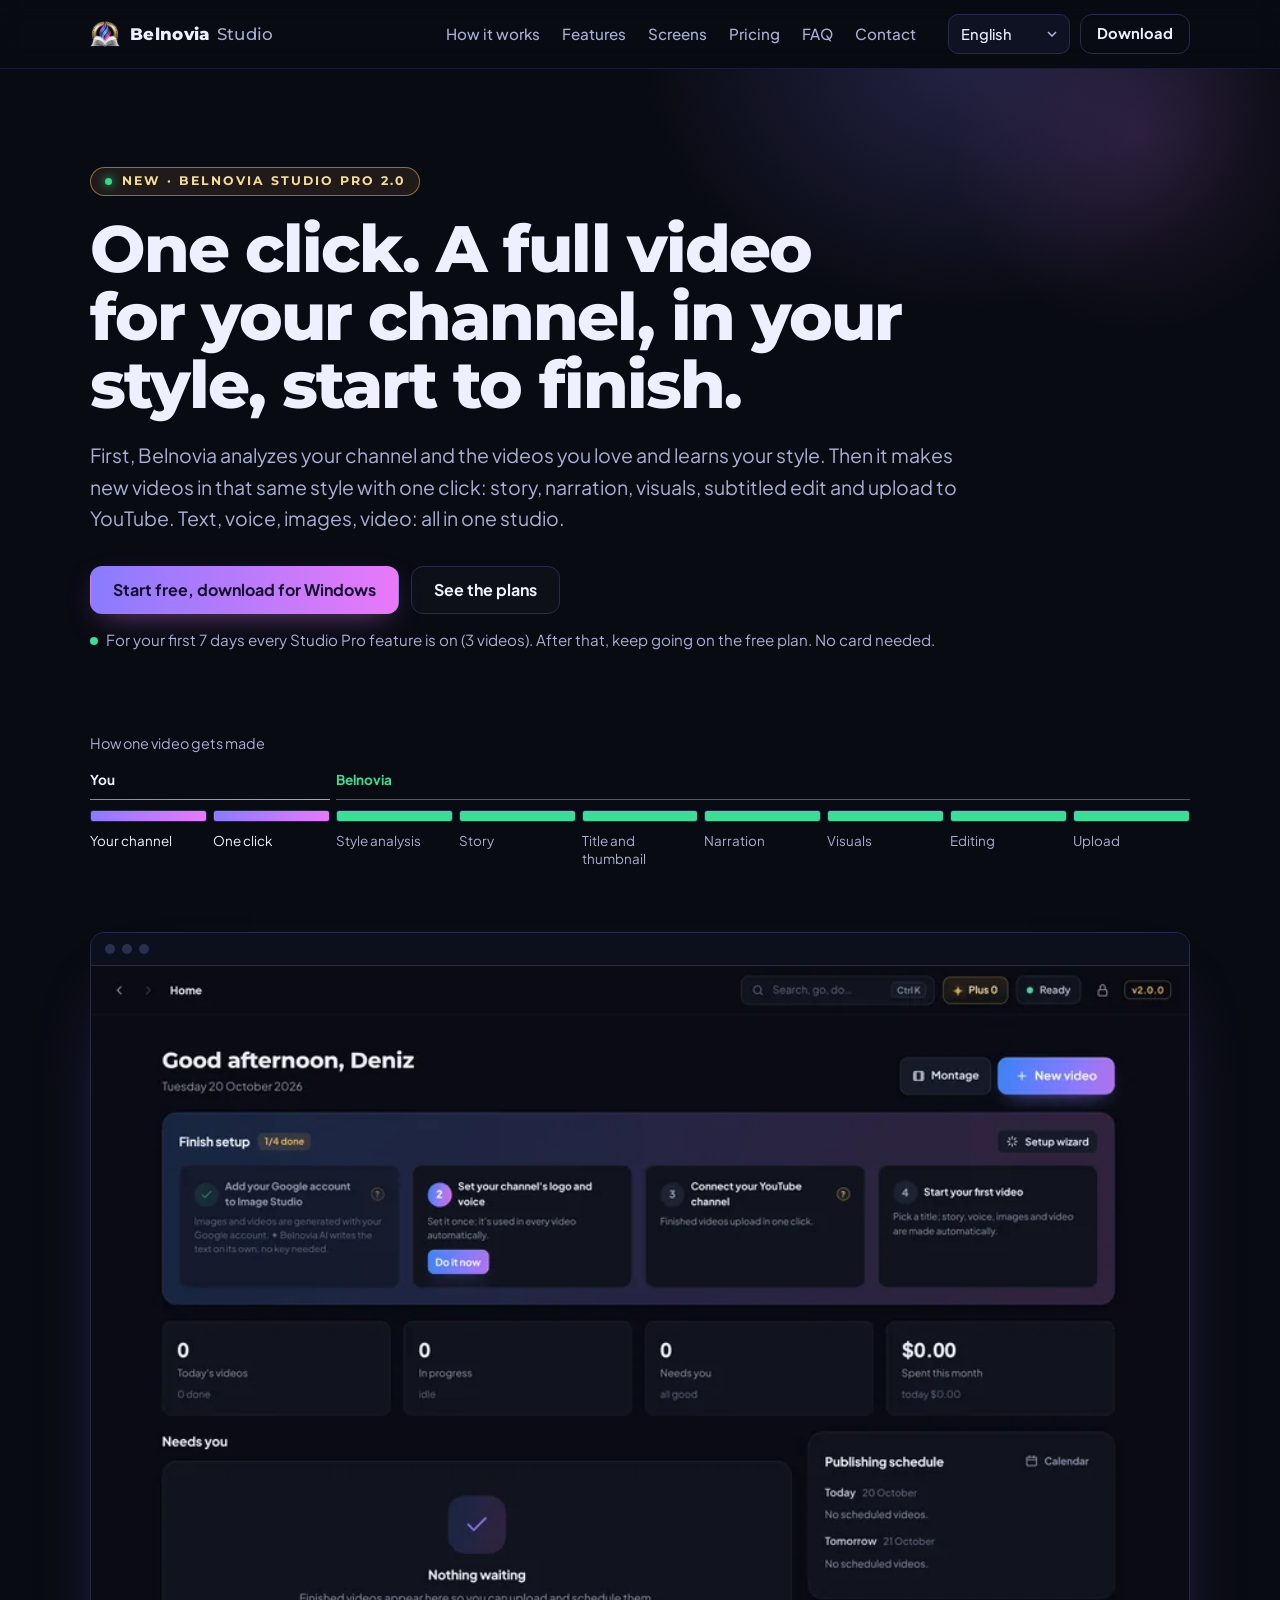
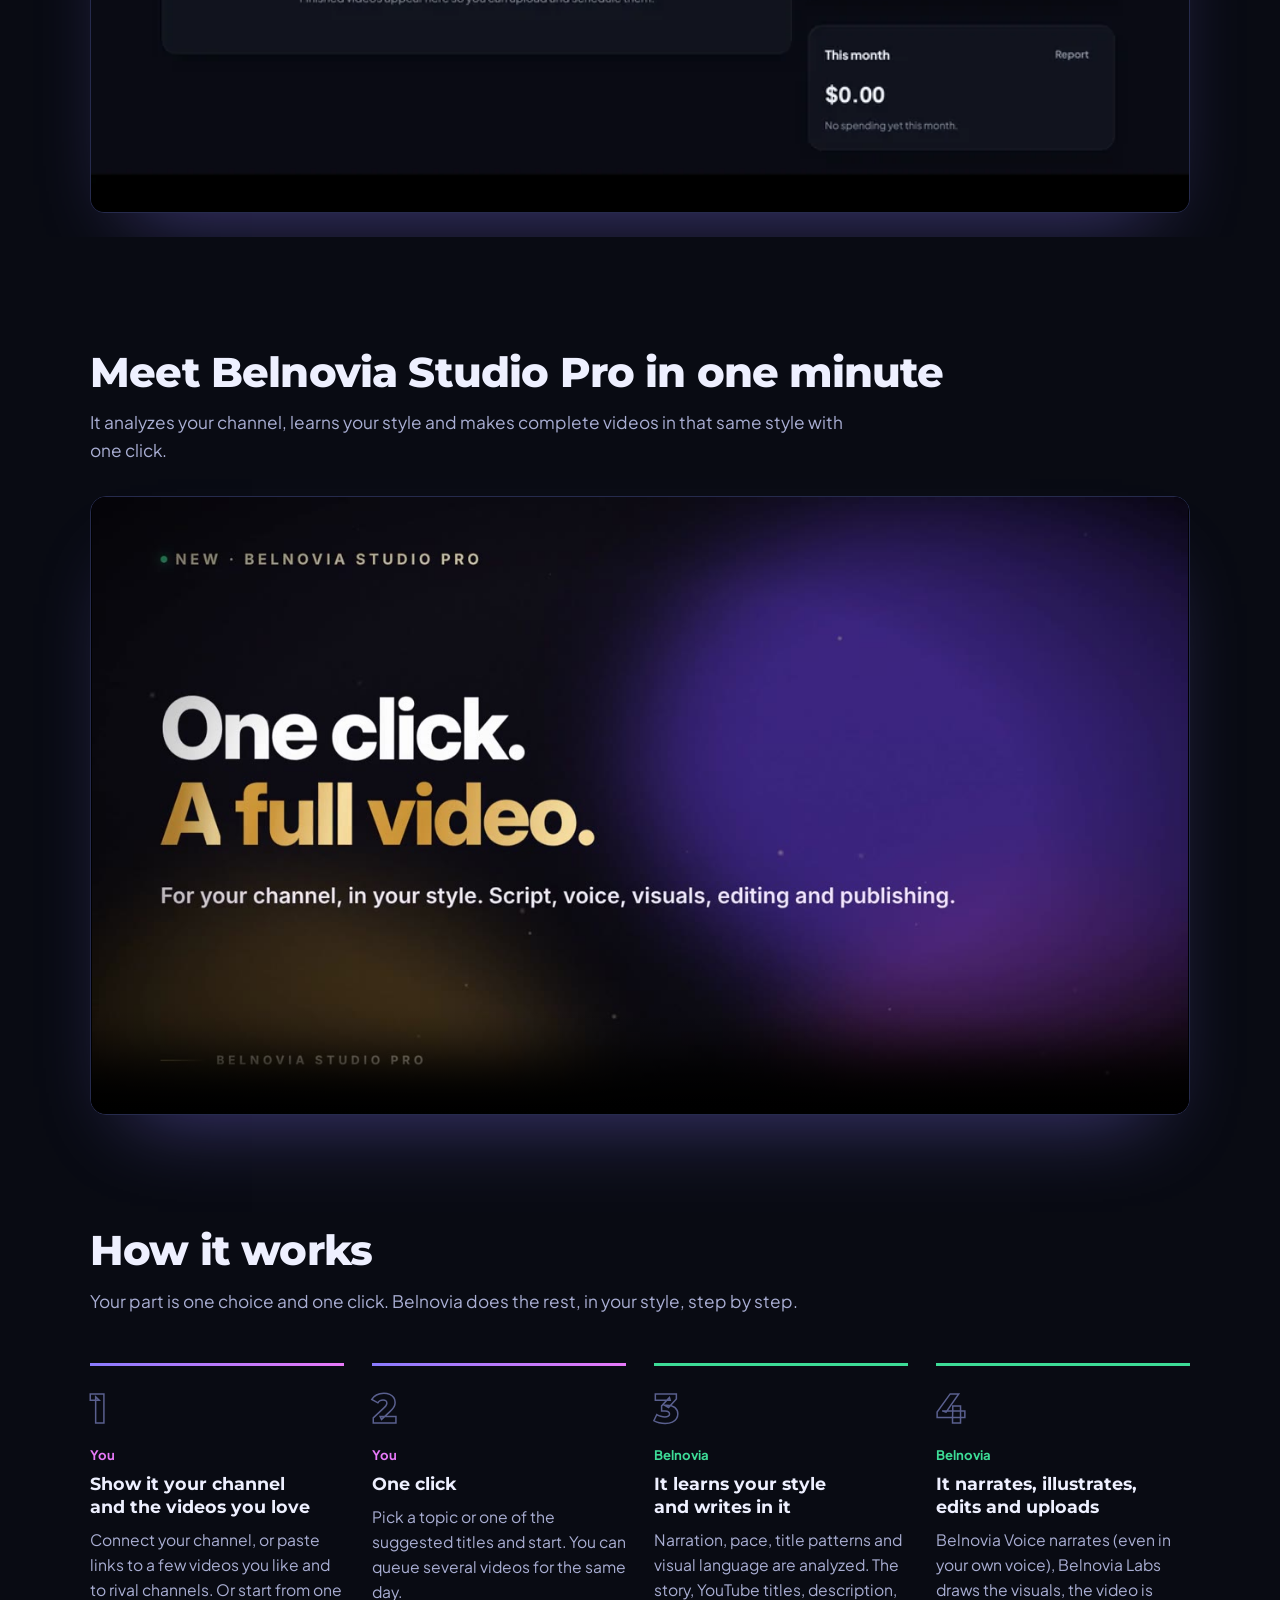
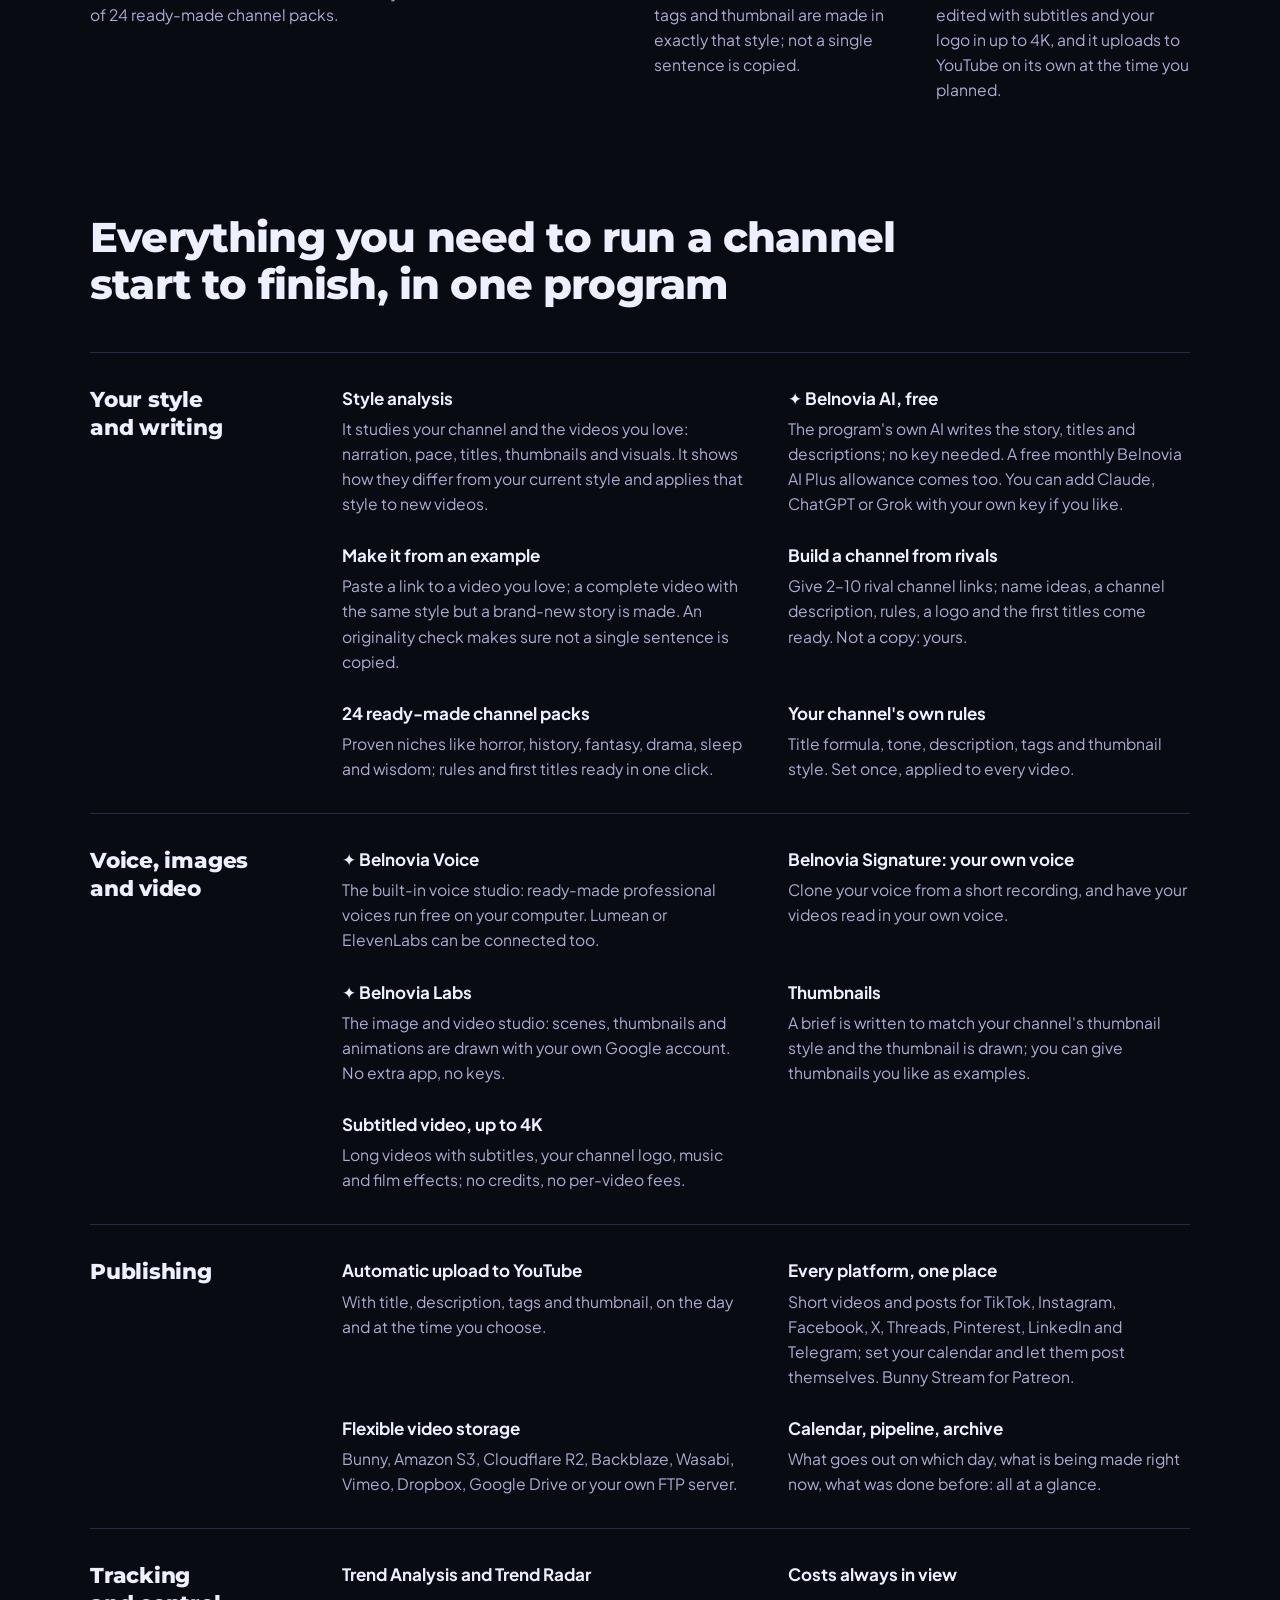
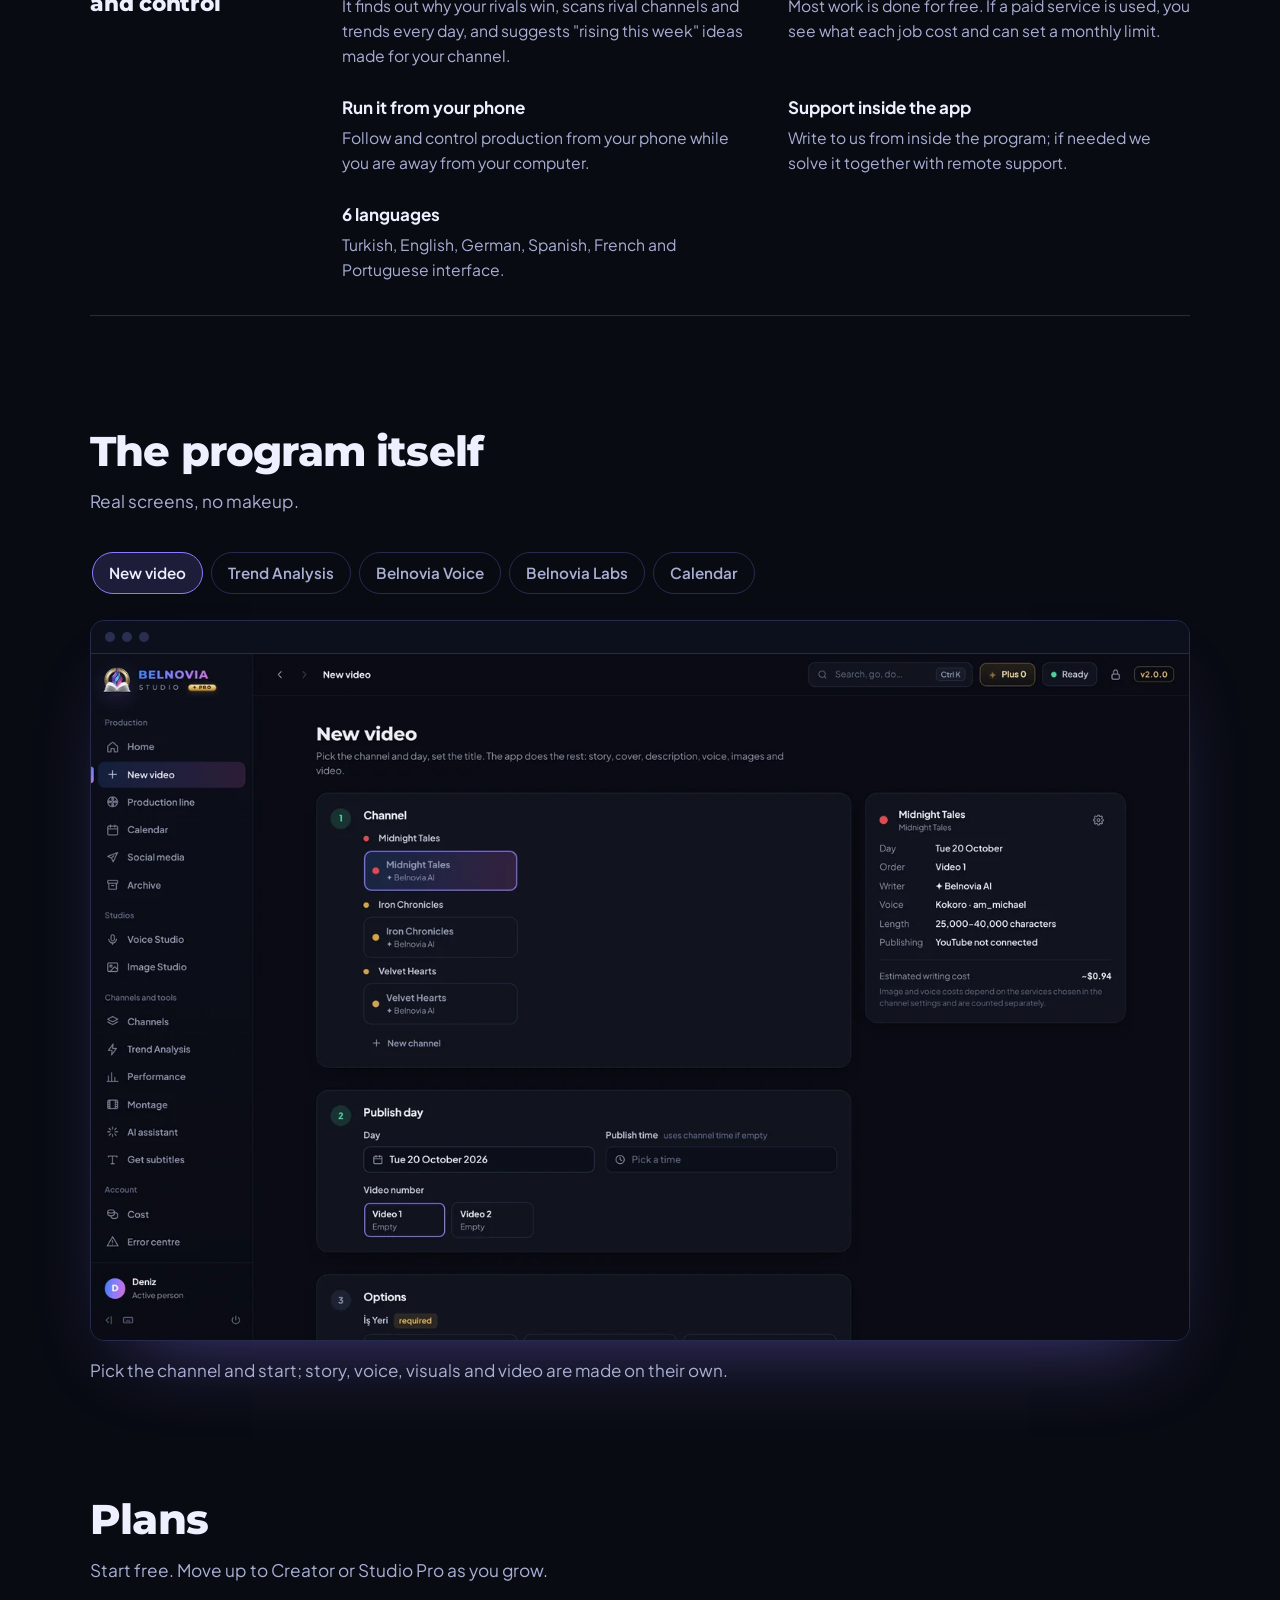
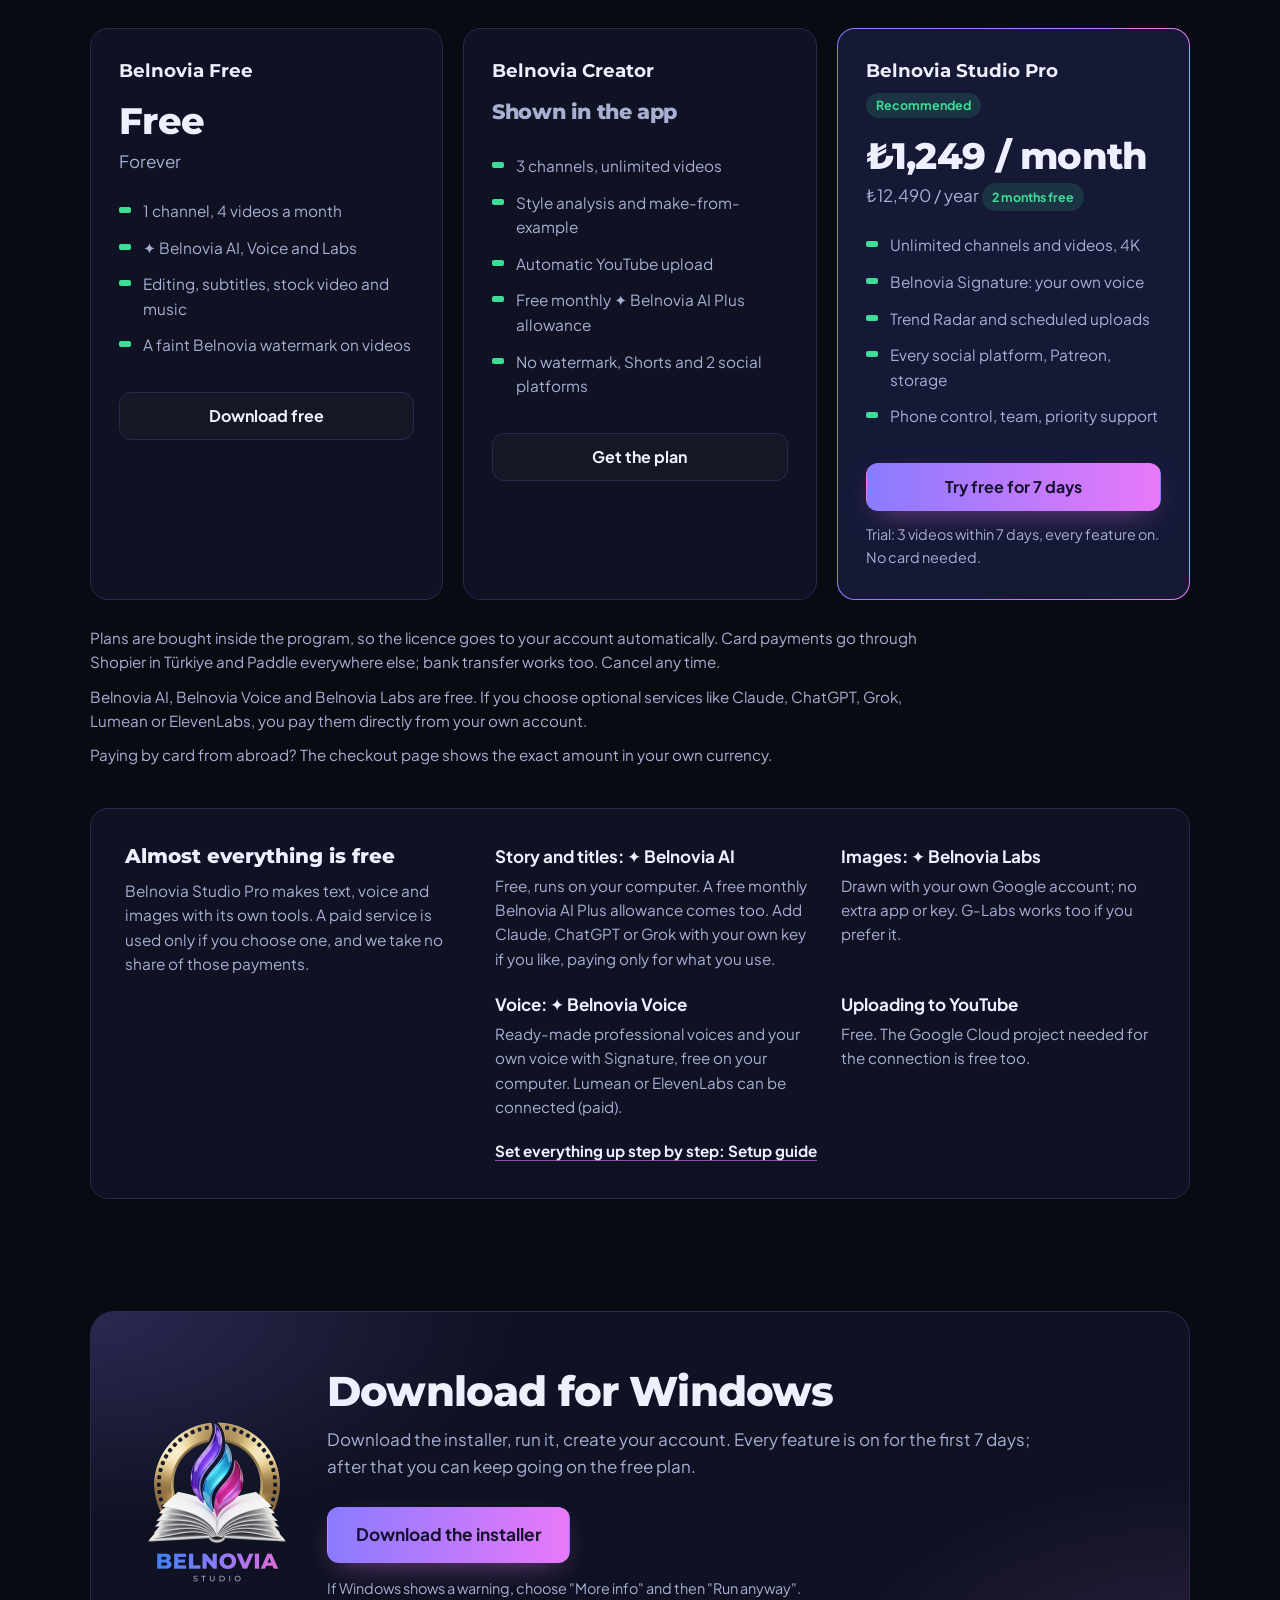
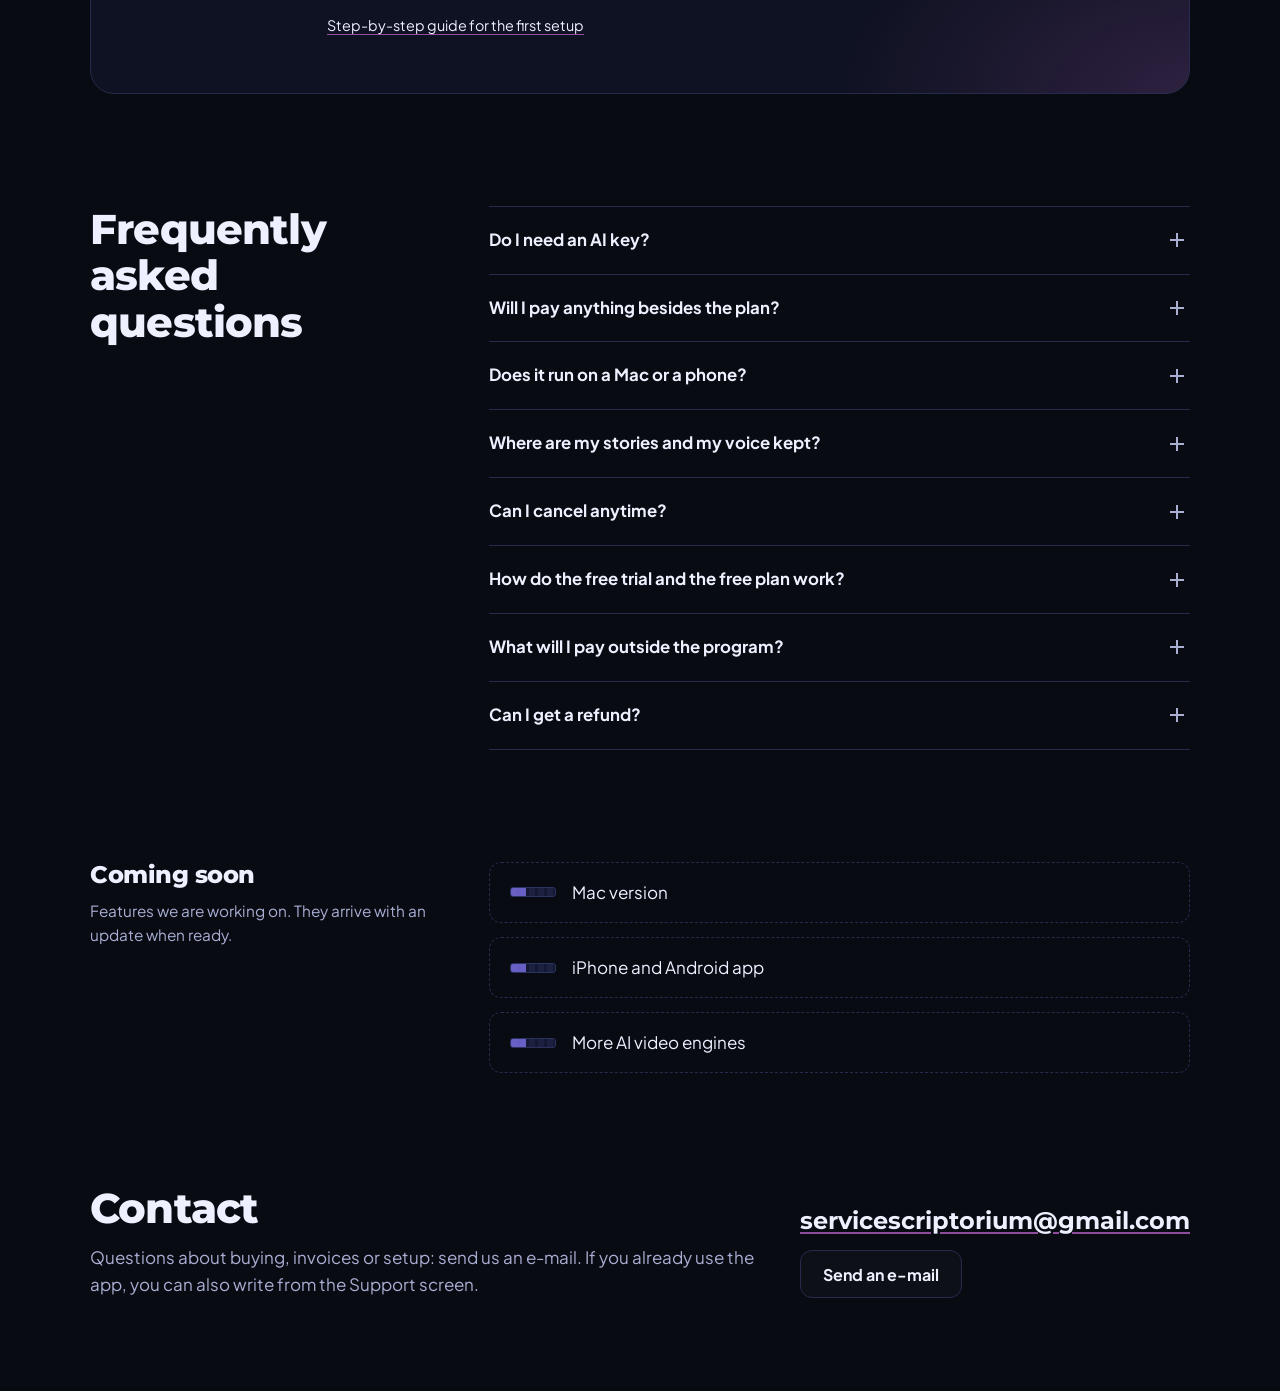
<file: index.html>
<!doctype html>
<!-- NOTE FOR THE OWNER: legal texts (terms.html, privacy.html, refund.html, distance.html, js/legal-texts.js) are drafts; have them reviewed by your lawyer / accountant before taking payments. Prices: edit prices.json. Checkout links: CHECKOUT at the top of js/site.js. -->
<html lang="tr">
<head>
<meta charset="utf-8">
<meta name="viewport" content="width=device-width, initial-scale=1">
<title>Belnovia Studio Pro | Tek tıkla, senin tarzında, baştan sona video</title>
<meta name="description" content="Belnovia Studio Pro kanalını ve beğendiğin videoları analiz eder, tarzını öğrenir ve aynı tarzda tek tıkla baştan sona video üretir: hikâye, ses, görseller, montaj ve YouTube'a yükleme. Windows için.">
<meta name="theme-color" content="#090b13">
<link rel="icon" type="image/png" sizes="32x32" href="img/icon-32.png?v=4">
<link rel="apple-touch-icon" href="img/icon-256.png?v=4">
<meta property="og:type" content="website">
<meta property="og:site_name" content="Belnovia Studio Pro">
<meta property="og:title" content="Belnovia Studio Pro | One click, your style">
<meta property="og:description" content="One click: a full video for your channel, in your style, start to finish. Belnovia analyzes your channel and the videos you love, then writes, voices, illustrates, edits and uploads in that same style. For Windows.">
<meta property="og:image" content="img/og.jpg">
<meta property="og:image:width" content="1200">
<meta property="og:image:height" content="630">
<meta name="twitter:card" content="summary_large_image">
<link rel="preload" href="fonts/montserrat.woff2" as="font" type="font/woff2" crossorigin>
<link rel="preload" href="fonts/jakarta.woff2" as="font" type="font/woff2" crossorigin>
<link rel="stylesheet" href="css/site.css">
</head>
<body>
<a class="skip" href="#main" data-i18n="skip">İçeriğe geç</a>

<header class="top">
  <div class="wrap top-in">
    <a class="brand" href="#top" aria-label="Belnovia Studio Pro">
      <img src="img/emblem-sm.png" width="32" height="28" alt="">
      <span>Belnovia<b>Studio</b></span>
    </a>
    <nav class="nav" aria-label="Ana menü">
      <a href="#how" data-i18n="nav.how">Nasıl çalışır</a>
      <a href="#features" data-i18n="nav.features">Özellikler</a>
      <a href="#screens" data-i18n="nav.shots">Ekranlar</a>
      <a href="#pricing" data-i18n="nav.pricing">Fiyat</a>
      <a href="#faq" data-i18n="nav.faq">Sorular</a>
      <a href="#contact" data-i18n="nav.contact">İletişim</a>
    </nav>
    <div class="top-act">
      <label class="lang">
        <span class="sr" data-i18n="lang.label">Dil</span>
        <select id="lang-select"></select>
      </label>
      <a class="btn btn-sm" href="#download" data-i18n="nav.download">İndir</a>
    </div>
  </div>
</header>

<main id="main">
  <!-- HERO -->
  <section class="hero" id="top">
    <div class="wrap">
      <div class="hero-copy">
        <p class="hero-kick" data-i18n="hero.kick">YENİ · BELNOVIA STUDIO PRO 2.0</p>
        <h1 data-i18n="hero.title">Başlığı sen seç. Uzun hikâye videosunu Belnovia Studio Pro hazırlasın.</h1>
        <p class="lead" data-i18n="hero.sub"></p>
        <div class="cta-row">
          <a class="btn btn-primary dl-link" href="#download" data-i18n="hero.cta">Ücretsiz dene, Windows için indir</a>
          <a class="btn btn-ghost" href="#pricing" data-i18n="hero.cta2">Fiyatları gör</a>
        </div>
        <p class="trial-note" data-i18n="hero.trial"></p>
      </div>

      <figure class="line" aria-labelledby="line-cap">
        <figcaption id="line-cap" class="line-cap" data-i18n="line.label">Bir videonun üretim hattı</figcaption>
        <div class="line-owners" aria-hidden="true">
          <span class="own own-you" data-i18n="line.you">Sen</span>
          <span class="own own-app" data-i18n="line.app">Program</span>
        </div>
        <ol class="line-track">
          <li class="seg you"><i></i><span data-i18n="line.s1"></span></li>
          <li class="seg you"><i></i><span data-i18n="line.s2"></span></li>
          <li class="seg"><i></i><span data-i18n="line.s3"></span></li>
          <li class="seg"><i></i><span data-i18n="line.s4"></span></li>
          <li class="seg"><i></i><span data-i18n="line.s5"></span></li>
          <li class="seg"><i></i><span data-i18n="line.s6"></span></li>
          <li class="seg"><i></i><span data-i18n="line.s7"></span></li>
          <li class="seg"><i></i><span data-i18n="line.s8"></span></li>
          <li class="seg"><i></i><span data-i18n="line.s9"></span></li>
        </ol>
      </figure>

      <div class="window hero-shot">
        <div class="window-bar" aria-hidden="true"><i></i><i></i><i></i></div>
        <picture>
          <source media="(max-width: 760px)" srcset="img/shots/tr/home-m.webp" width="860" height="662" data-langsrc="img/shots/{l}/home-m.webp">
          <img src="img/shots/tr/home.webp" width="1440" height="900" data-i18n-alt="hero.shotAlt" alt="" data-langsrc="img/shots/{l}/home.webp">
        </picture>
      </div>
    </div>
  </section>

  <!-- SAMPLE VIDEO (hidden unless js/site-config.js names a video) -->
  <section class="sec sample-sec" id="sample" aria-labelledby="sample-h" hidden>
    <div class="wrap">
      <h2 id="sample-h" data-i18n="sample.title"></h2>
      <p class="sec-lead" data-i18n="sample.lead"></p>
      <div class="sample" id="sample-box">
        <button type="button" class="sample-play" id="sample-play">
          <span class="sample-poster" id="sample-poster" aria-hidden="true"></span>
          <span class="sample-btn" aria-hidden="true"><svg viewBox="0 0 24 24" width="30" height="30"><path d="M8 5.5v13l11-6.5z" fill="currentColor"/></svg></span>
          <span class="sample-label" data-i18n="sample.play"></span>
        </button>
      </div>
      <p class="sample-note" id="sample-note" data-i18n="sample.yt"></p>
    </div>
  </section>

  <!-- HOW -->
  <section class="sec" id="how" aria-labelledby="how-h">
    <div class="wrap">
      <h2 id="how-h" data-i18n="how.title">Nasıl çalışır</h2>
      <p class="sec-lead" data-i18n="how.lead"></p>
      <ol class="steps">
        <li class="step you">
          <span class="step-n" aria-hidden="true">1</span>
          <span class="step-who" data-i18n="line.you">Sen</span>
          <h3 data-i18n="how.1t"></h3>
          <p data-i18n="how.1d"></p>
        </li>
        <li class="step you">
          <span class="step-n" aria-hidden="true">2</span>
          <span class="step-who" data-i18n="line.you">Sen</span>
          <h3 data-i18n="how.2t"></h3>
          <p data-i18n="how.2d"></p>
        </li>
        <li class="step">
          <span class="step-n" aria-hidden="true">3</span>
          <span class="step-who" data-i18n="line.app">Program</span>
          <h3 data-i18n="how.3t"></h3>
          <p data-i18n="how.3d"></p>
        </li>
        <li class="step">
          <span class="step-n" aria-hidden="true">4</span>
          <span class="step-who" data-i18n="line.app">Program</span>
          <h3 data-i18n="how.4t"></h3>
          <p data-i18n="how.4d"></p>
        </li>
      </ol>
    </div>
  </section>

  <!-- FEATURES -->
  <section class="sec" id="features" aria-labelledby="feat-h">
    <div class="wrap">
      <h2 id="feat-h" data-i18n="feat.title"></h2>
      <div class="fgroups">
        <div class="fgroup">
          <h3 data-i18n="feat.g1"></h3>
          <dl class="flist">
            <div><dt data-i18n="feat.style.t"></dt><dd data-i18n="feat.style.d"></dd></div>
            <div><dt data-i18n="feat.ai.t"></dt><dd data-i18n="feat.ai.d"></dd></div>
            <div><dt data-i18n="feat.example.t"></dt><dd data-i18n="feat.example.d"></dd></div>
            <div><dt data-i18n="feat.group.t"></dt><dd data-i18n="feat.group.d"></dd></div>
            <div><dt data-i18n="feat.packs.t"></dt><dd data-i18n="feat.packs.d"></dd></div>
            <div><dt data-i18n="feat.rules.t"></dt><dd data-i18n="feat.rules.d"></dd></div>
          </dl>
        </div>
        <div class="fgroup">
          <h3 data-i18n="feat.g2"></h3>
          <dl class="flist">
            <div><dt data-i18n="feat.voice.t"></dt><dd data-i18n="feat.voice.d"></dd></div>
            <div><dt data-i18n="feat.signature.t"></dt><dd data-i18n="feat.signature.d"></dd></div>
            <div><dt data-i18n="feat.labs.t"></dt><dd data-i18n="feat.labs.d"></dd></div>
            <div><dt data-i18n="feat.cover.t"></dt><dd data-i18n="feat.cover.d"></dd></div>
            <div><dt data-i18n="feat.render.t"></dt><dd data-i18n="feat.render.d"></dd></div>
          </dl>
        </div>
        <div class="fgroup">
          <h3 data-i18n="feat.g3"></h3>
          <dl class="flist">
            <div><dt data-i18n="feat.upload.t"></dt><dd data-i18n="feat.upload.d"></dd></div>
            <div><dt data-i18n="feat.social.t"></dt><dd data-i18n="feat.social.d"></dd></div>
            <div><dt data-i18n="feat.storage.t"></dt><dd data-i18n="feat.storage.d"></dd></div>
            <div><dt data-i18n="feat.cal.t"></dt><dd data-i18n="feat.cal.d"></dd></div>
          </dl>
        </div>
        <div class="fgroup">
          <h3 data-i18n="feat.g4"></h3>
          <dl class="flist">
            <div><dt data-i18n="feat.trends.t"></dt><dd data-i18n="feat.trends.d"></dd></div>
            <div><dt data-i18n="feat.cost.t"></dt><dd data-i18n="feat.cost.d"></dd></div>
            <div><dt data-i18n="feat.phone.t"></dt><dd data-i18n="feat.phone.d"></dd></div>
            <div><dt data-i18n="feat.support.t"></dt><dd data-i18n="feat.support.d"></dd></div>
            <div><dt data-i18n="feat.lang.t"></dt><dd data-i18n="feat.lang.d"></dd></div>
          </dl>
        </div>
      </div>
    </div>
  </section>

  <!-- SCREENSHOTS -->
  <section class="sec" id="screens" aria-labelledby="shots-h">
    <div class="wrap">
      <h2 id="shots-h" data-i18n="shots.title"></h2>
      <p class="sec-lead" data-i18n="shots.lead"></p>
      <div class="tabs" role="tablist" aria-labelledby="shots-h">
        <button role="tab" id="t-new" aria-controls="p-shot" aria-selected="true" data-shot="new" data-i18n="shots.new"></button>
        <button role="tab" id="t-trend" aria-controls="p-shot" aria-selected="false" tabindex="-1" data-shot="trend" data-i18n="shots.trend"></button>
        <button role="tab" id="t-voice" aria-controls="p-shot" aria-selected="false" tabindex="-1" data-shot="voice" data-i18n="shots.voice"></button>
        <button role="tab" id="t-labs" aria-controls="p-shot" aria-selected="false" tabindex="-1" data-shot="labs" data-i18n="shots.labs"></button>
        <button role="tab" id="t-cal" aria-controls="p-shot" aria-selected="false" tabindex="-1" data-shot="cal" data-i18n="shots.cal"></button>
      </div>
      <figure class="shot" id="p-shot" role="tabpanel" aria-labelledby="t-new" tabindex="0">
        <div class="window">
          <div class="window-bar" aria-hidden="true"><i></i><i></i><i></i></div>
          <img id="shot-img" src="img/shots/tr/new.webp" width="1440" height="900" alt="" loading="lazy">
        </div>
        <figcaption id="shot-cap"></figcaption>
      </figure>
    </div>
  </section>

  <!-- PRICING -->
  <section class="sec" id="pricing" aria-labelledby="price-h">
    <div class="wrap">
      <h2 id="price-h" data-i18n="price.title"></h2>
      <p class="sec-lead" data-i18n="price.lead"></p>
      <div class="plans">
        <article class="plan" aria-labelledby="pl-free">
          <h3 id="pl-free" data-i18n="price.free"></h3>
          <p class="plan-price"><span data-i18n="price.freePrice"></span></p>
          <p class="plan-sub" data-i18n="price.freeSub"></p>
          <ul class="plan-inc">
            <li data-i18n="price.f1"></li><li data-i18n="price.f2"></li><li data-i18n="price.f3"></li><li data-i18n="price.f4"></li>
          </ul>
          <a class="btn btn-ghost dl-link" href="#download" data-i18n="price.freeCta"></a>
        </article>
        <article class="plan" aria-labelledby="pl-creator">
          <h3 id="pl-creator" data-i18n="price.creator"></h3>
          <p class="plan-price" data-price="creatorMonthly"></p>
          <p class="plan-sub"><span data-price="creatorYearly" class="plan-year"></span></p>
          <ul class="plan-inc">
            <li data-i18n="price.c1"></li><li data-i18n="price.c2"></li><li data-i18n="price.c3"></li><li data-i18n="price.c4"></li><li data-i18n="price.c5"></li>
          </ul>
          <a class="btn btn-ghost buy" href="#download" data-plan="creator" data-i18n="price.buy"></a>
        </article>
        <article class="plan plan-trial" aria-labelledby="pl-pro">
          <h3 id="pl-pro"><span data-i18n="price.pro"></span> <span class="tag" data-i18n="price.best"></span></h3>
          <p class="plan-price" data-price="proMonthly"></p>
          <p class="plan-sub"><span data-price="proYearly" class="plan-year"></span> <span class="tag" data-price="yearlyNote" hidden></span></p>
          <ul class="plan-inc">
            <li data-i18n="price.p1"></li><li data-i18n="price.p2"></li><li data-i18n="price.p3"></li><li data-i18n="price.p4"></li><li data-i18n="price.p5"></li>
          </ul>
          <a class="btn btn-primary dl-link" href="#download" data-i18n="price.trialCta"></a>
          <p class="plan-note" data-i18n="price.trialNote"></p>
        </article>
      </div>
      <div class="price-notes">
        <p data-i18n="price.how"></p>
        <p data-i18n="price.ext"></p>
        <p data-price="currencyNote" hidden></p>
      </div>
      <div class="costs" id="costs" aria-labelledby="costs-h">
        <div class="costs-head">
          <h3 id="costs-h" data-i18n="costs.title"></h3>
          <p data-i18n="costs.lead"></p>
        </div>
        <dl class="costs-list">
          <div><dt data-i18n="costs.aiH"></dt><dd data-i18n="costs.aiP"></dd></div>
          <div><dt data-i18n="costs.imgH"></dt><dd data-i18n="costs.imgP"></dd></div>
          <div><dt data-i18n="costs.voiceH"></dt><dd data-i18n="costs.voiceP"></dd></div>
          <div><dt data-i18n="costs.ytH"></dt><dd data-i18n="costs.ytP"></dd></div>
        </dl>
        <a class="costs-more" href="kurulum.html" data-i18n="costs.more"></a>
      </div>
    </div>
  </section>

  <!-- DOWNLOAD -->
  <section class="sec" id="download" aria-labelledby="dl-h">
    <div class="wrap">
      <div class="dl">
        <img class="dl-emblem" src="img/emblem.png" width="140" height="162" alt="">
        <div class="dl-body">
          <h2 id="dl-h" data-i18n="dl.title"></h2>
          <p data-i18n="dl.lead"></p>
          <a class="btn btn-primary btn-lg" id="dl-btn" href="https://github.com/servicescriptorium/belnovia-studio-pro/releases/latest/download/BelnoviaStudioPro-Setup.exe" data-i18n="dl.btn">Kurulum dosyasını indir</a>
          <p class="dl-note" data-i18n="dl.note"></p>
          <p class="dl-note"><a href="kurulum.html" data-i18n="dl.setup"></a></p>
        </div>
      </div>
    </div>
  </section>

  <!-- FAQ -->
  <section class="sec" id="faq" aria-labelledby="faq-h">
    <div class="wrap faq-wrap">
      <h2 id="faq-h" data-i18n="faq.title"></h2>
      <div class="faq">
        <details><summary data-i18n="faq.q1"></summary><p data-i18n="faq.a1"></p></details>
        <details><summary data-i18n="faq.q2"></summary><p data-i18n="faq.a2"></p></details>
        <details><summary data-i18n="faq.q3"></summary><p data-i18n="faq.a3"></p></details>
        <details><summary data-i18n="faq.q4"></summary><p data-i18n="faq.a4"></p></details>
        <details><summary data-i18n="faq.q5"></summary><p data-i18n="faq.a5"></p></details>
        <details><summary data-i18n="faq.q6"></summary><p data-i18n="faq.a6"></p></details>
        <details><summary data-i18n="faq.q8"></summary><p><span data-i18n="faq.a8"></span> <a href="kurulum.html" data-i18n="foot.setup"></a></p></details>
        <details><summary data-i18n="faq.q7"></summary><p><span data-i18n="faq.a7"></span> <a href="refund.html" data-i18n="foot.refund"></a></p></details>
      </div>
    </div>
  </section>

  <!-- ROADMAP (soft, coming soon) -->
  <section class="sec sec-soon" aria-labelledby="soon-h">
    <div class="wrap soon">
      <div>
        <h2 id="soon-h" data-i18n="soon.title"></h2>
        <p data-i18n="soon.lead"></p>
      </div>
      <ul>
        <li data-i18n="soon.1"></li>
        <li data-i18n="soon.2"></li>
        <li data-i18n="soon.3"></li>
      </ul>
    </div>
  </section>

  <!-- CONTACT -->
  <section class="sec" id="contact" aria-labelledby="contact-h">
    <div class="wrap contact">
      <div>
        <h2 id="contact-h" data-i18n="contact.title"></h2>
        <p data-i18n="contact.lead"></p>
      </div>
      <div class="contact-mail">
        <a class="mail" href="mailto:servicescriptorium@gmail.com">servicescriptorium@gmail.com</a>
        <a class="btn btn-ghost" href="mailto:servicescriptorium@gmail.com" data-i18n="contact.mail"></a>
      </div>
    </div>
  </section>
</main>

<footer class="foot">
  <div class="wrap foot-in">
    <div class="foot-brand">
      <img src="img/emblem-sm.png" width="28" height="25" alt="">
      <span>© <span class="year">2026</span> Belnovia Studio Pro. <span data-i18n="foot.rights"></span></span>
    </div>
    <nav class="foot-nav" aria-label="Legal">
      <a href="terms.html" data-i18n="foot.terms"></a>
      <a href="privacy.html" data-i18n="foot.privacy"></a>
      <a href="refund.html" data-i18n="foot.refund"></a>
      <a href="distance.html" data-i18n="foot.distance"></a>
      <a href="kurulum.html" data-i18n="foot.setup"></a>
      <a href="mailto:servicescriptorium@gmail.com">servicescriptorium@gmail.com</a>
    </nav>
  </div>
</footer>

<script src="js/site-config.js"></script>
<script src="js/i18n.js"></script>
<script src="js/site.js"></script>
</body>
</html>
</file>
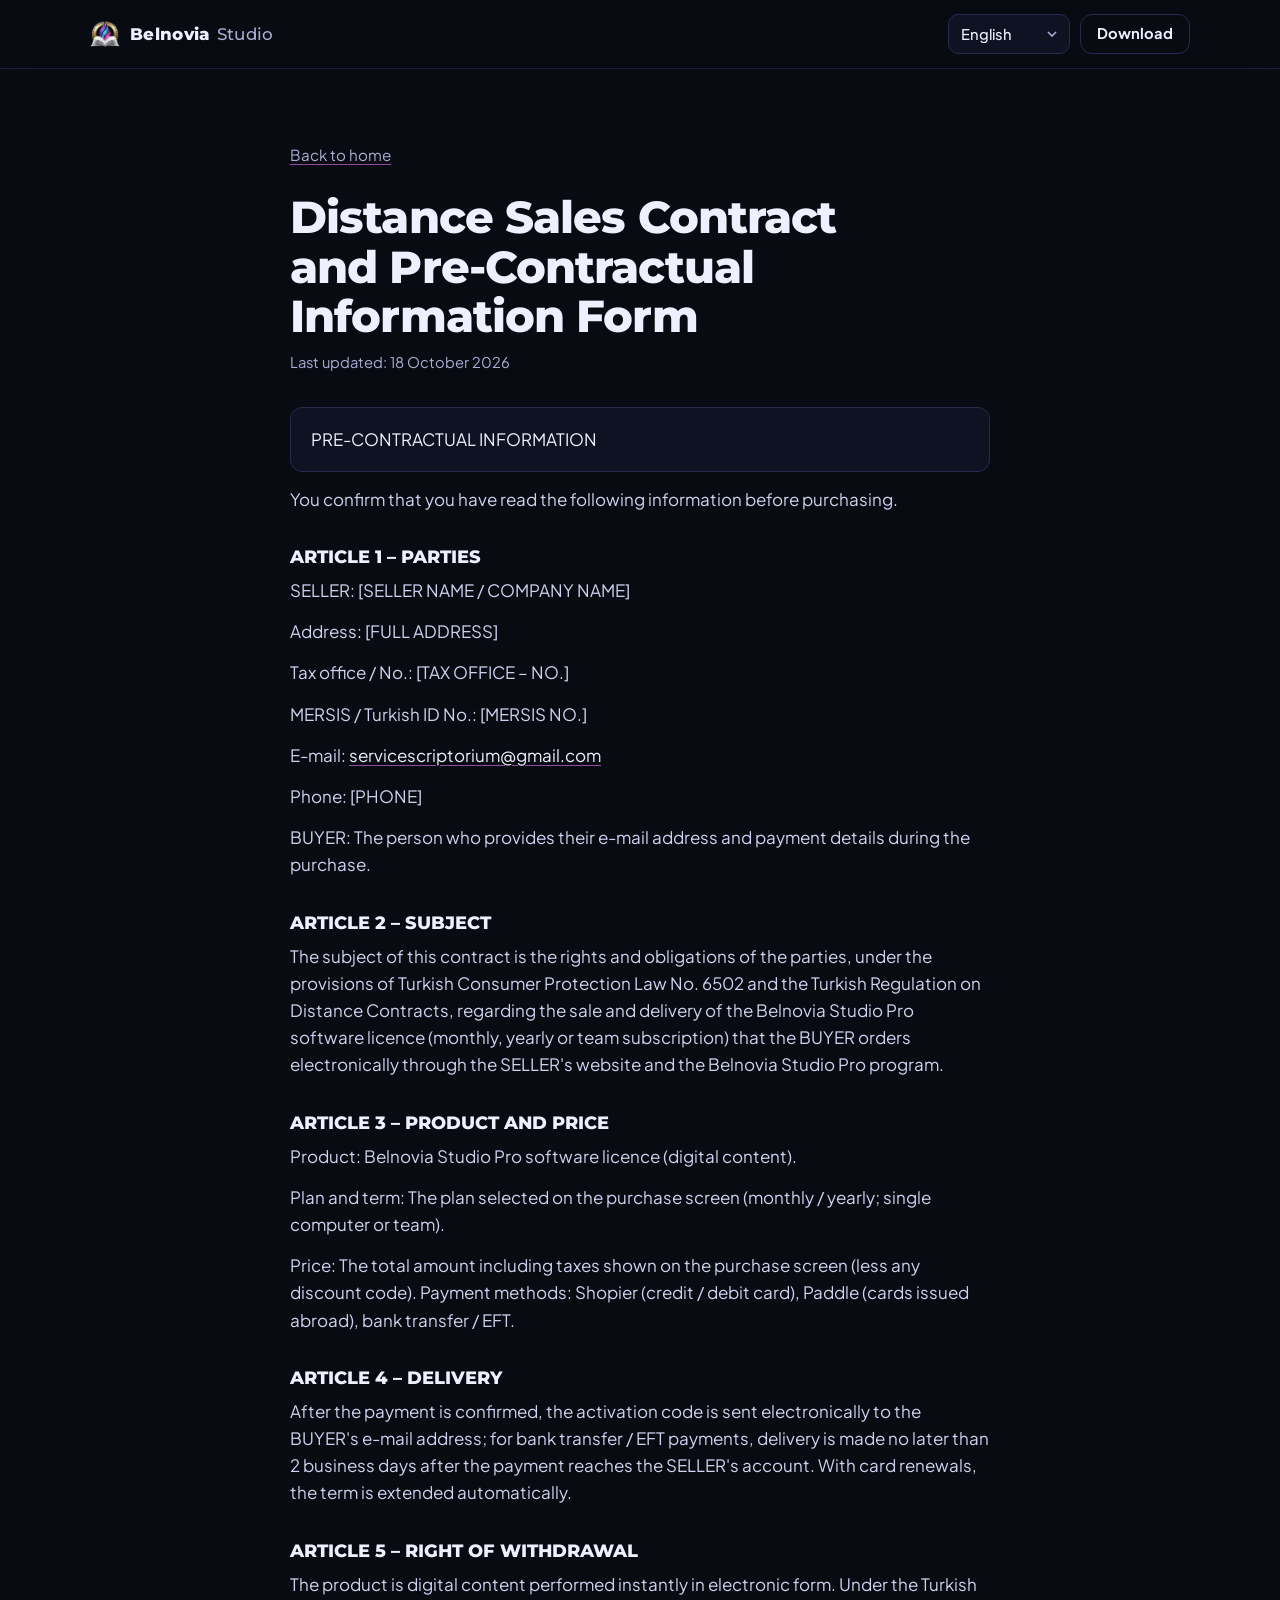
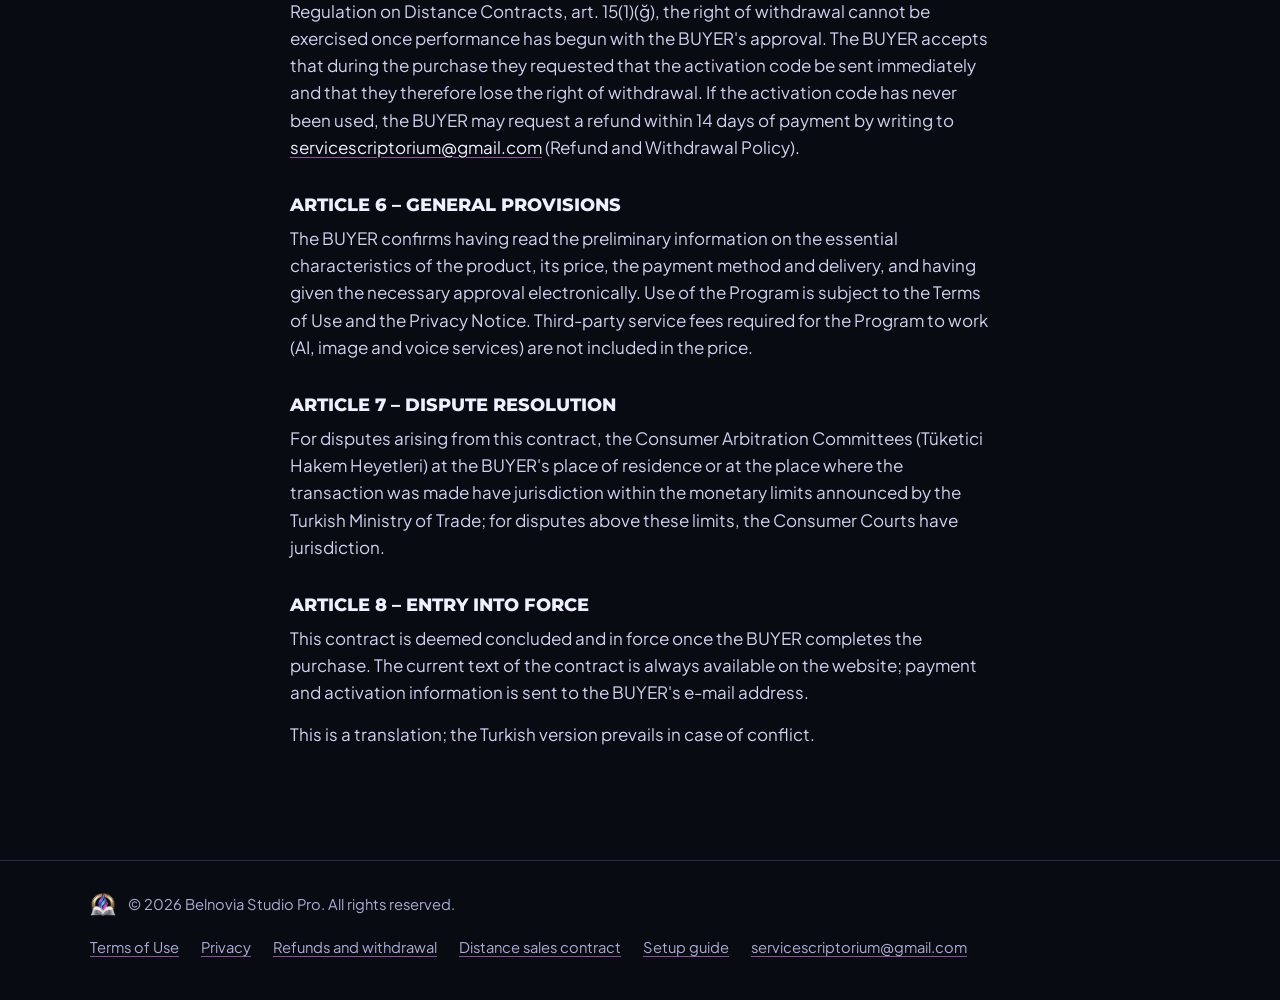
<file: distance.html>
<!doctype html>
<!--
  NOTE FOR THE OWNER / SAHİBİNE NOT:
  The legal texts on this page are a draft based on the in-app texts of Belnovia Studio Pro.
  Bu sayfadaki yasal metinler taslaktır. Ödeme almaya başlamadan önce avukatına / mali müşavirine kontrol ettir.
  The texts themselves live in js/legal-texts.js (all six languages).
-->
<html lang="tr">
<head>
<meta charset="utf-8">
<meta name="viewport" content="width=device-width, initial-scale=1">
<title>Mesafeli Satış Sözleşmesi | Belnovia Studio Pro</title>
<meta name="description" content="Belnovia Studio Pro: Mesafeli Satış Sözleşmesi ve Ön Bilgilendirme Formu">
<meta name="theme-color" content="#090b13">
<meta name="robots" content="index, follow">
<link rel="icon" type="image/png" sizes="32x32" href="img/icon-32.png?v=4">
<link rel="apple-touch-icon" href="img/icon-256.png?v=4">
<meta property="og:type" content="article">
<meta property="og:site_name" content="Belnovia Studio Pro">
<meta property="og:title" content="Mesafeli Satış Sözleşmesi | Belnovia Studio Pro">
<meta property="og:image" content="img/og.jpg">
<link rel="stylesheet" href="css/site.css">
</head>
<body data-legal="distance">
<a class="skip" href="#main" data-i18n="skip">İçeriğe geç</a>
<header class="top">
  <div class="wrap top-in">
    <a class="brand" href="index.html" aria-label="Belnovia Studio Pro">
      <img src="img/emblem-sm.png" width="32" height="28" alt="">
      <span>Belnovia<b>Studio</b></span>
    </a>
    <div class="top-act">
      <label class="lang">
        <span class="sr" data-i18n="lang.label">Dil</span>
        <select id="lang-select"></select>
      </label>
      <a class="btn btn-sm" href="index.html#download" data-i18n="nav.download">İndir</a>
    </div>
  </div>
</header>
<main id="main" class="wrap legal">
  <a class="legal-back" href="index.html" data-i18n="legal.back">Ana sayfaya dön</a>
  <h1 id="legal-title">Mesafeli Satış Sözleşmesi ve Ön Bilgilendirme Formu</h1>
  <p class="legal-date" data-i18n="legal.updated"></p>
  <div class="legal-body" id="legal-body">
    <noscript><p>Bu sayfayı görmek için JavaScript'i açın. / Please enable JavaScript to read this page. Contact: servicescriptorium@gmail.com</p></noscript>
  </div>
</main>
<footer class="foot">
  <div class="wrap foot-in">
    <div class="foot-brand">
      <img src="img/emblem-sm.png" width="28" height="25" alt="">
      <span>© <span class="year">2026</span> Belnovia Studio Pro. <span data-i18n="foot.rights"></span></span>
    </div>
    <nav class="foot-nav" aria-label="Legal">
      <a href="terms.html" data-i18n="foot.terms"></a>
      <a href="privacy.html" data-i18n="foot.privacy"></a>
      <a href="refund.html" data-i18n="foot.refund"></a>
      <a href="distance.html" data-i18n="foot.distance"></a>
      <a href="kurulum.html" data-i18n="foot.setup"></a>
      <a href="mailto:servicescriptorium@gmail.com">servicescriptorium@gmail.com</a>
    </nav>
  </div>
</footer>
<script src="js/i18n.js"></script>
<script src="js/legal-texts.js"></script>
<script src="js/site.js"></script>
</body>
</html>
</file>
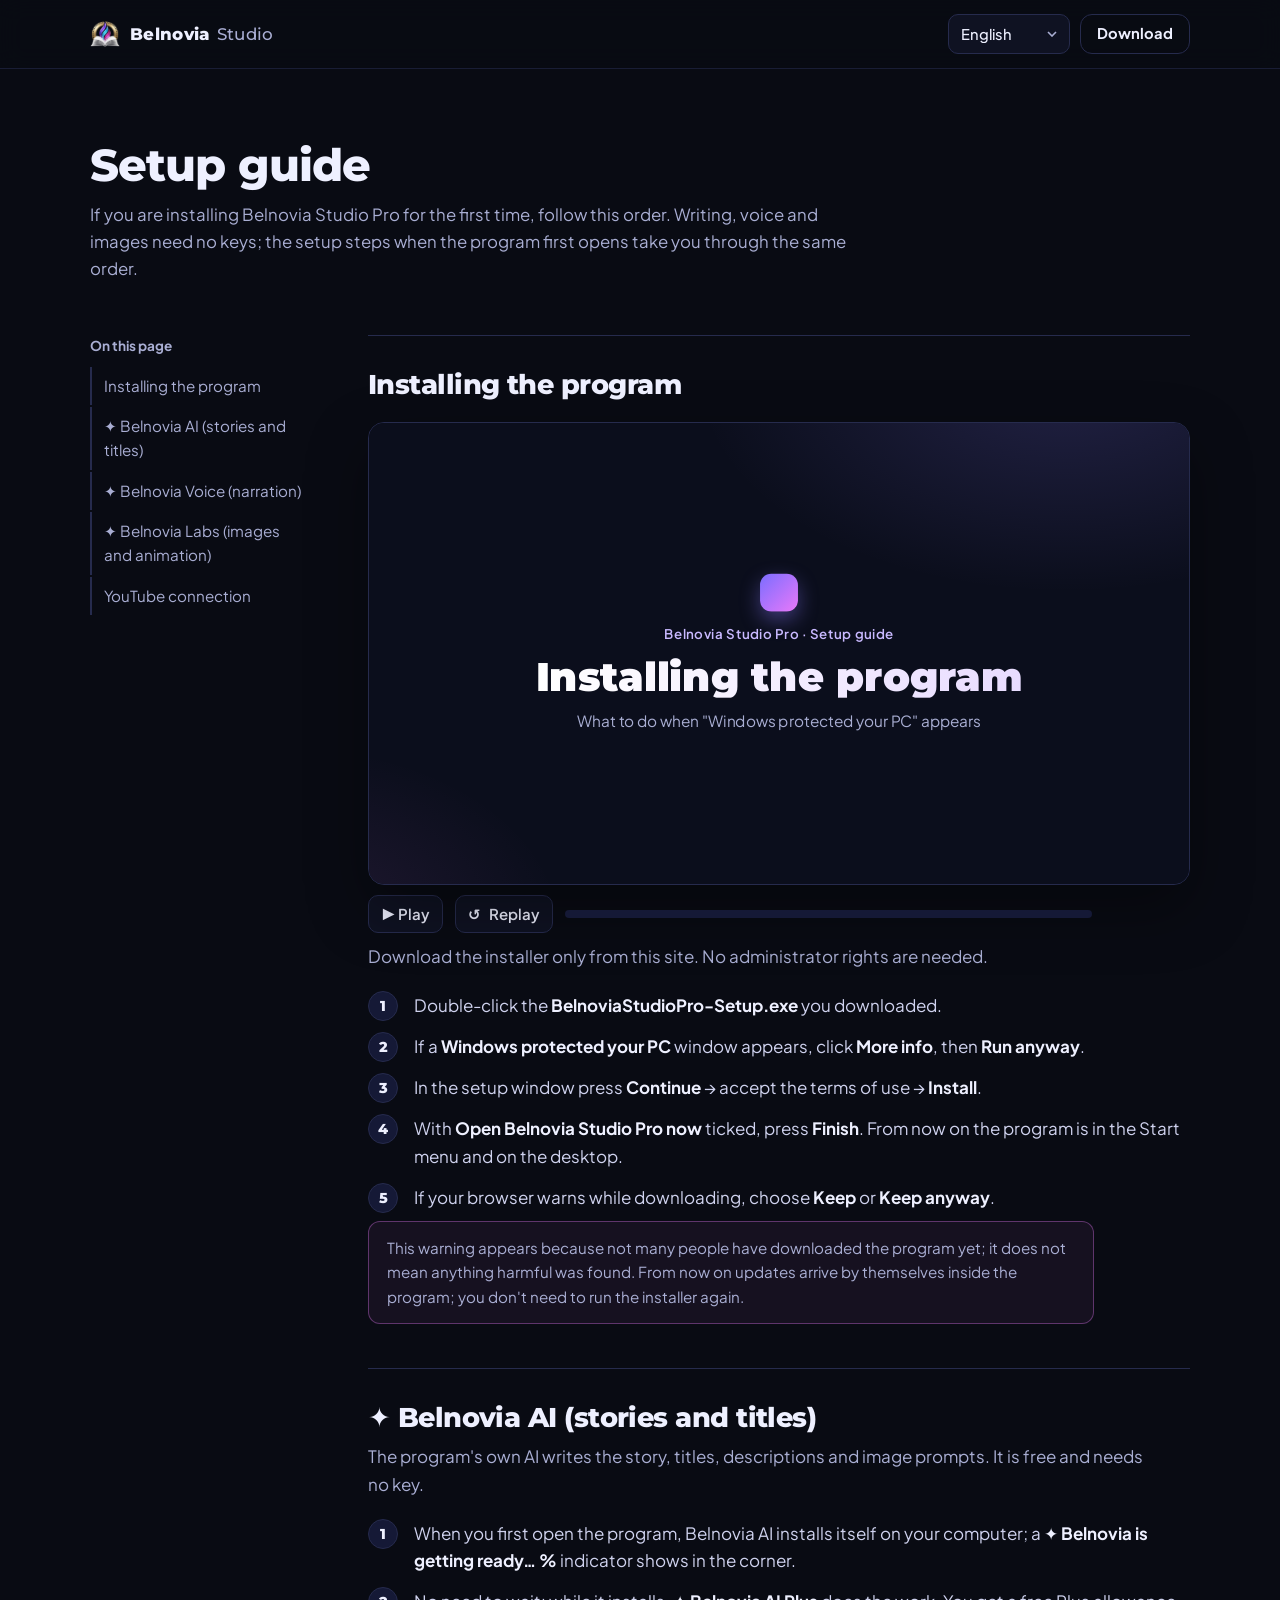
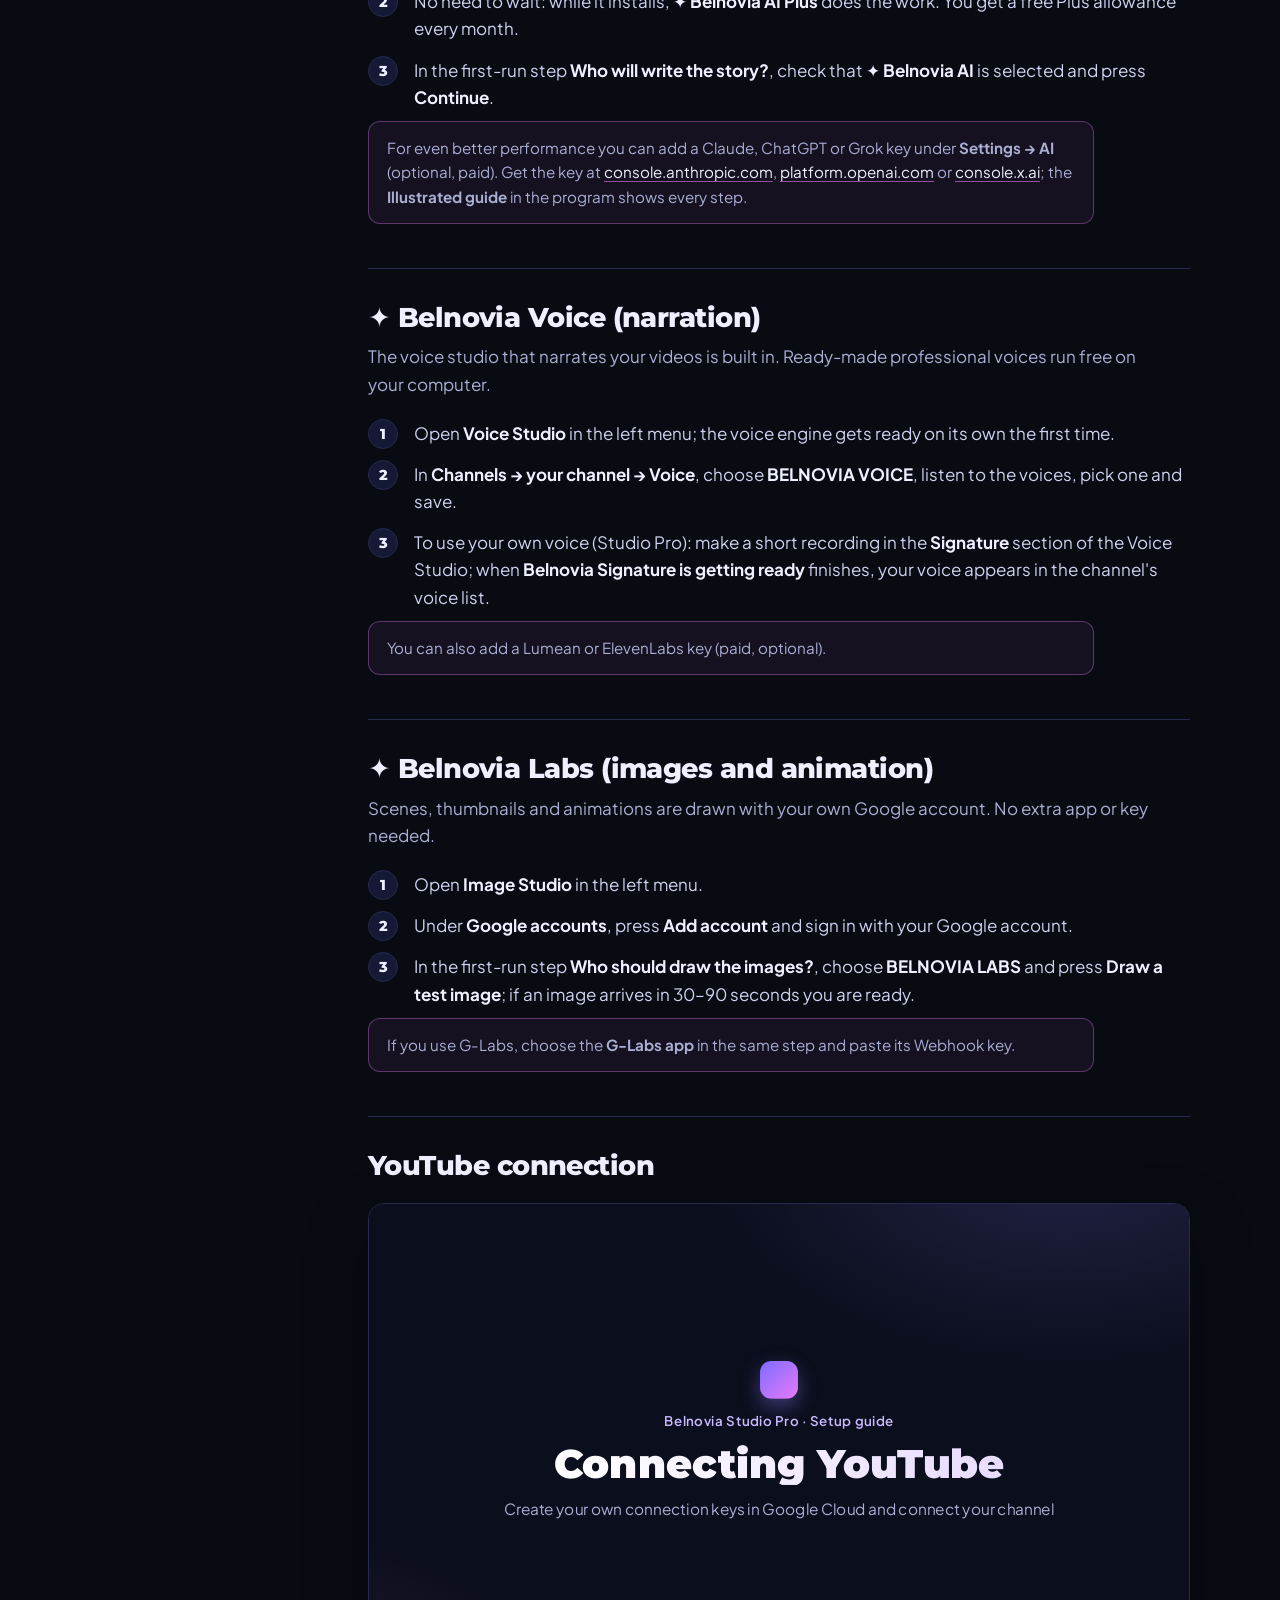
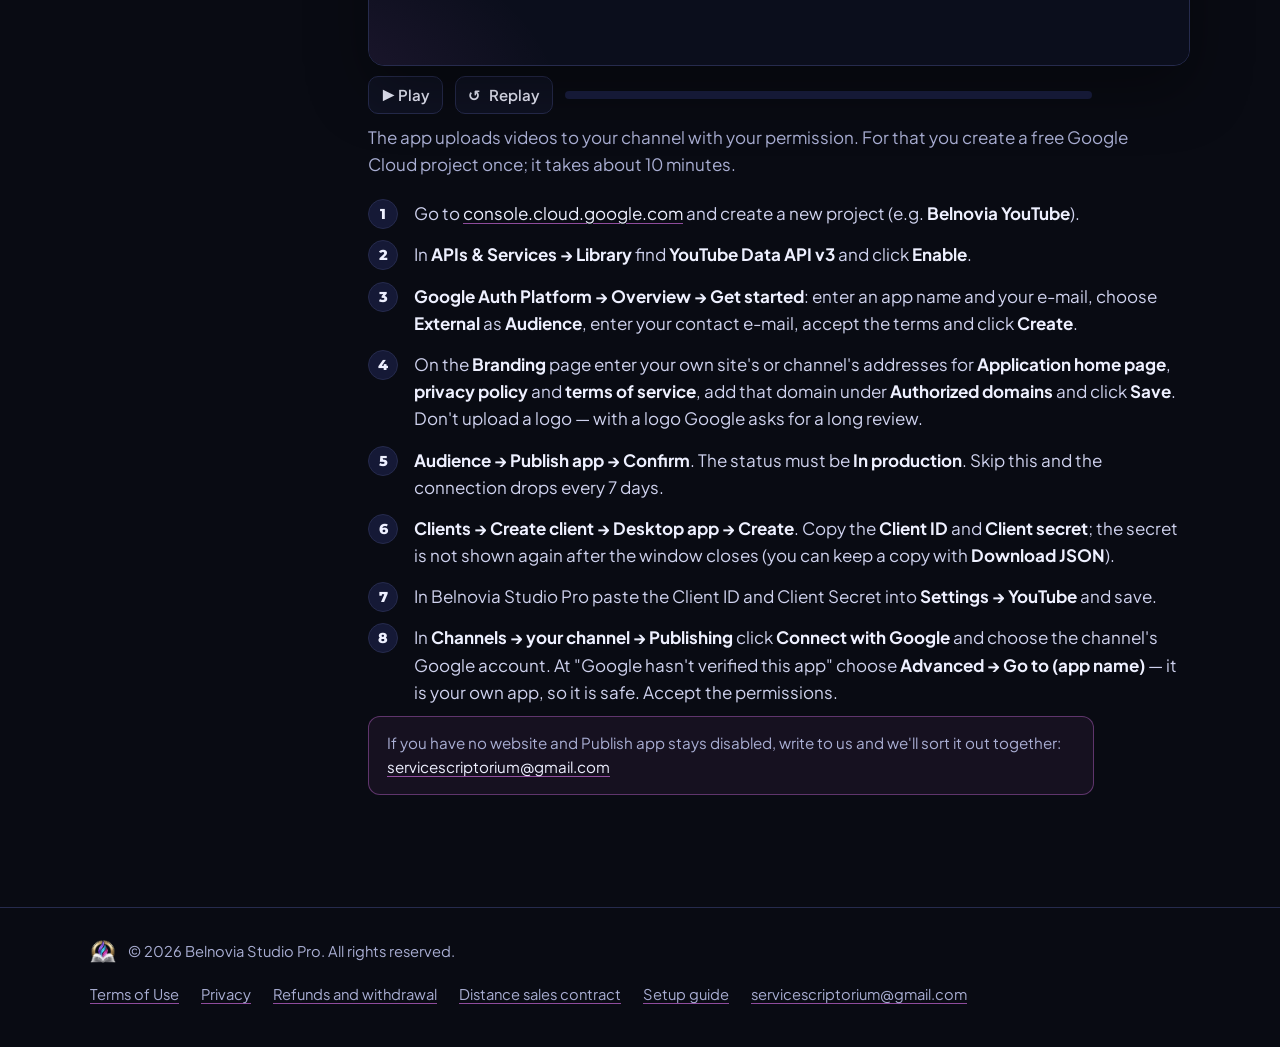
<file: kurulum.html>
<!doctype html>
<html lang="tr">
<head>
<meta charset="utf-8">
<meta name="viewport" content="width=device-width, initial-scale=1">
<title>Kurulum rehberi | Belnovia Studio Pro</title>
<meta name="description" content="Belnovia Studio Pro kurulum rehberi: programı kurmak, Belnovia AI, Belnovia Voice, Belnovia Labs ve YouTube bağlantısı adım adım.">
<meta name="theme-color" content="#090b13">
<meta name="robots" content="index, follow">
<link rel="icon" type="image/png" sizes="32x32" href="img/icon-32.png?v=4">
<link rel="apple-touch-icon" href="img/icon-256.png?v=4">
<meta property="og:type" content="article">
<meta property="og:site_name" content="Belnovia Studio Pro">
<meta property="og:title" content="Kurulum rehberi | Belnovia Studio Pro">
<meta property="og:image" content="img/og.jpg">
<link rel="stylesheet" href="css/site.css">
<link rel="stylesheet" href="css/guides-anim.css">
</head>
<body data-page="kurulum">
<a class="skip" href="#main" data-i18n="skip">İçeriğe geç</a>
<header class="top">
  <div class="wrap top-in">
    <a class="brand" href="index.html" aria-label="Belnovia Studio Pro">
      <img src="img/emblem-sm.png" width="32" height="28" alt="">
      <span>Belnovia<b>Studio</b></span>
    </a>
    <div class="top-act">
      <label class="lang">
        <span class="sr" data-i18n="lang.label">Dil</span>
        <select id="lang-select"></select>
      </label>
      <a class="btn btn-sm" href="index.html#download" data-i18n="nav.download">İndir</a>
    </div>
  </div>
</header>
<main id="main" class="wrap guide-page">
  <header class="guide-head">
    <h1 id="guide-title">Kurulum rehberi</h1>
    <p class="guide-lead" id="guide-lead"></p>
  </header>
  <div class="guide-wrap">
  <nav class="guide-toc" aria-labelledby="guide-toc-label">
    <p id="guide-toc-label">Bu sayfada</p>
    <ol id="guide-toc-list"></ol>
  </nav>
  <article class="guide">
    <section class="guide-sec" id="windows" aria-labelledby="g-windows-h">
      <h2 id="g-windows-h" data-g="h"></h2>
      <div class="guide-anim" data-guide="windows"></div>
      <p data-g="intro"></p>
      <ol class="guide-steps" data-g="steps"></ol>
      <p class="guide-note" data-g="note" hidden></p>
    </section>
    <section class="guide-sec" id="ai" aria-labelledby="g-ai-h">
      <h2 id="g-ai-h" data-g="h"></h2>
      <p data-g="intro"></p>
      <ol class="guide-steps" data-g="steps"></ol>
      <p class="guide-note" data-g="note" hidden></p>
    </section>
    <section class="guide-sec" id="voice" aria-labelledby="g-voice-h">
      <h2 id="g-voice-h" data-g="h"></h2>
      <p data-g="intro"></p>
      <ol class="guide-steps" data-g="steps"></ol>
      <p class="guide-note" data-g="note" hidden></p>
    </section>
    <section class="guide-sec" id="labs" aria-labelledby="g-labs-h">
      <h2 id="g-labs-h" data-g="h"></h2>
      <p data-g="intro"></p>
      <ol class="guide-steps" data-g="steps"></ol>
      <p class="guide-note" data-g="note" hidden></p>
    </section>
    <section class="guide-sec" id="youtube" aria-labelledby="g-youtube-h">
      <h2 id="g-youtube-h" data-g="h"></h2>
      <div class="guide-anim" data-guide="youtube"></div>
      <p data-g="intro"></p>
      <ol class="guide-steps" data-g="steps"></ol>
      <p class="guide-note" data-g="note" hidden></p>
    </section>
    <noscript><p>Bu sayfayı görmek için JavaScript'i açın. / Please enable JavaScript to read this page. Contact: servicescriptorium@gmail.com</p></noscript>
  </article>
  </div>
</main>
<footer class="foot">
  <div class="wrap foot-in">
    <div class="foot-brand">
      <img src="img/emblem-sm.png" width="28" height="25" alt="">
      <span>© <span class="year">2026</span> Belnovia Studio Pro. <span data-i18n="foot.rights"></span></span>
    </div>
    <nav class="foot-nav" aria-label="Legal">
      <a href="terms.html" data-i18n="foot.terms"></a>
      <a href="privacy.html" data-i18n="foot.privacy"></a>
      <a href="refund.html" data-i18n="foot.refund"></a>
      <a href="distance.html" data-i18n="foot.distance"></a>
      <a href="kurulum.html" data-i18n="foot.setup"></a>
      <a href="mailto:servicescriptorium@gmail.com">servicescriptorium@gmail.com</a>
    </nav>
  </div>
</footer>
<script src="js/i18n.js"></script>
<script src="js/site.js"></script>
<script src="js/setup-texts.js"></script>
<script src="js/setup.js"></script>
<script src="js/guides-anim.js" defer></script>
</body>
</html>
</file>
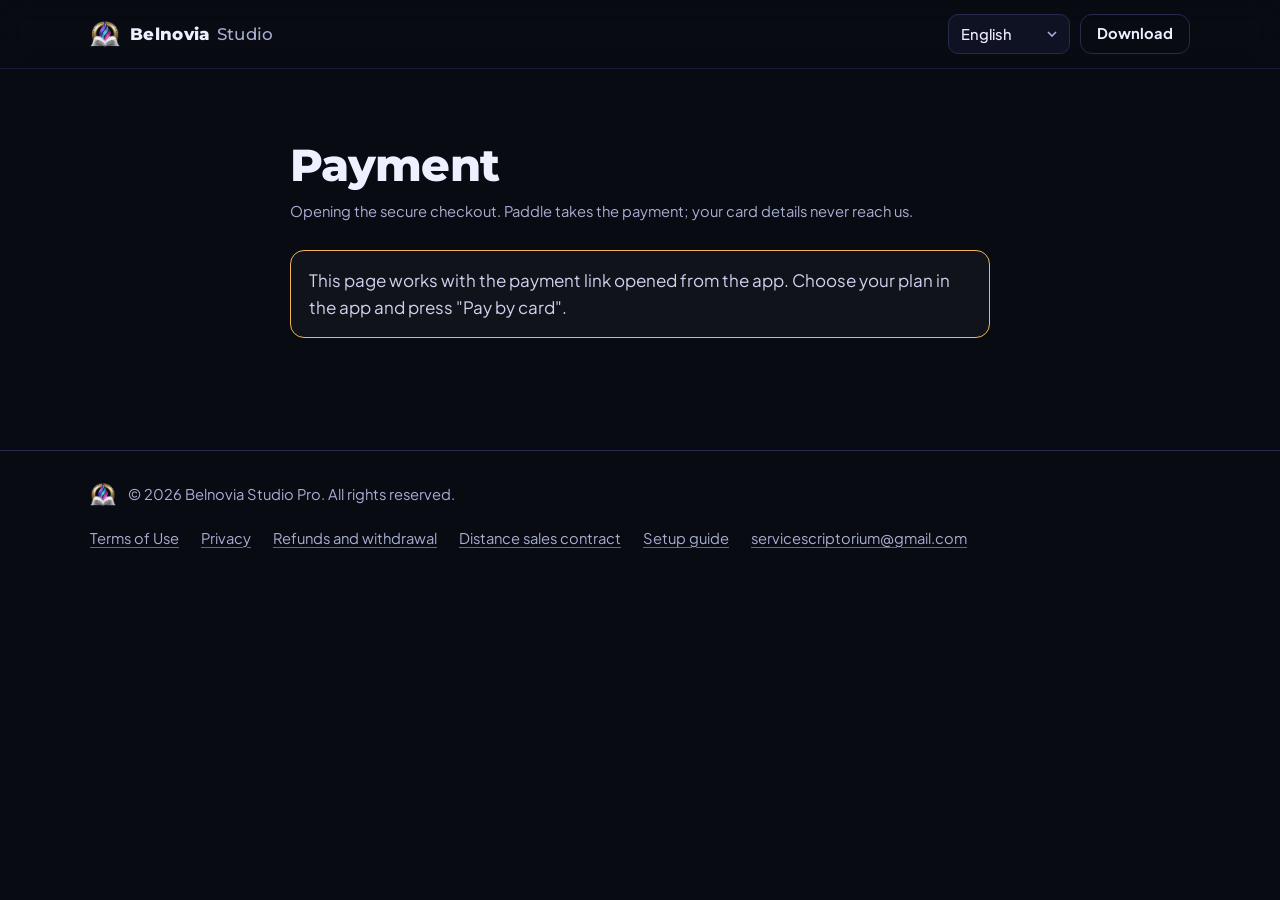
<file: pay.html>
<!doctype html>
<html lang="tr">
<head>
<meta charset="utf-8">
<meta name="viewport" content="width=device-width, initial-scale=1">
<title>Ödeme | Belnovia Studio Pro</title>
<meta name="description" content="Belnovia Studio Pro: güvenli ödeme">
<meta name="theme-color" content="#090b13">
<meta name="robots" content="noindex">
<link rel="icon" type="image/png" sizes="32x32" href="img/icon-32.png?v=4">
<link rel="apple-touch-icon" href="img/icon-256.png?v=4">
<meta property="og:type" content="article">
<meta property="og:site_name" content="Belnovia Studio Pro">
<meta property="og:title" content="Ödeme | Belnovia Studio Pro">
<meta property="og:image" content="img/og.jpg">
<link rel="stylesheet" href="css/site.css">
<style>
.pay-status { margin-top: 26px; padding: 16px 18px; border-radius: 14px; border: 1px solid rgba(255,255,255,.12); background: rgba(255,255,255,.03); color: #cfd2ee; }
.pay-status.ok { border-color: #34d399; color: #d1fae5; }
.pay-status.warn { border-color: #f2b35a; }
.pay-status.err { border-color: #f87171; }
</style>
</head>
<body data-page="pay">
<a class="skip" href="#main" data-i18n="skip">İçeriğe geç</a>
<header class="top">
  <div class="wrap top-in">
    <a class="brand" href="index.html" aria-label="Belnovia Studio Pro">
      <img src="img/emblem-sm.png" width="32" height="28" alt="">
      <span>Belnovia<b>Studio</b></span>
    </a>
    <div class="top-act">
      <label class="lang">
        <span class="sr" data-i18n="lang.label">Dil</span>
        <select id="lang-select"></select>
      </label>
      <a class="btn btn-sm" href="index.html#download" data-i18n="nav.download">İndir</a>
    </div>
  </div>
</header>
<main id="main" class="wrap legal">
  <h1 data-i18n="pay.title">Ödeme</h1>
  <p class="legal-date" data-i18n="pay.lead"></p>
  <div id="pay-status" class="pay-status" role="status" data-i18n="pay.wait">Ödeme penceresi hazırlanıyor…</div>
</main>
<footer class="foot">
  <div class="wrap foot-in">
    <div class="foot-brand">
      <img src="img/emblem-sm.png" width="28" height="25" alt="">
      <span>© <span class="year">2026</span> Belnovia Studio Pro. <span data-i18n="foot.rights"></span></span>
    </div>
    <nav class="foot-nav" aria-label="Legal">
      <a href="terms.html" data-i18n="foot.terms"></a>
      <a href="privacy.html" data-i18n="foot.privacy"></a>
      <a href="refund.html" data-i18n="foot.refund"></a>
      <a href="distance.html" data-i18n="foot.distance"></a>
      <a href="kurulum.html" data-i18n="foot.setup"></a>
      <a href="mailto:servicescriptorium@gmail.com">servicescriptorium@gmail.com</a>
    </nav>
  </div>
</footer>
<script src="js/i18n.js"></script>
<script src="js/site.js"></script>
<script src="js/pay-config.js"></script>
<script src="https://cdn.paddle.com/paddle/v2/paddle.js"></script>
<script src="js/pay.js"></script>
</body>
</html>
</file>
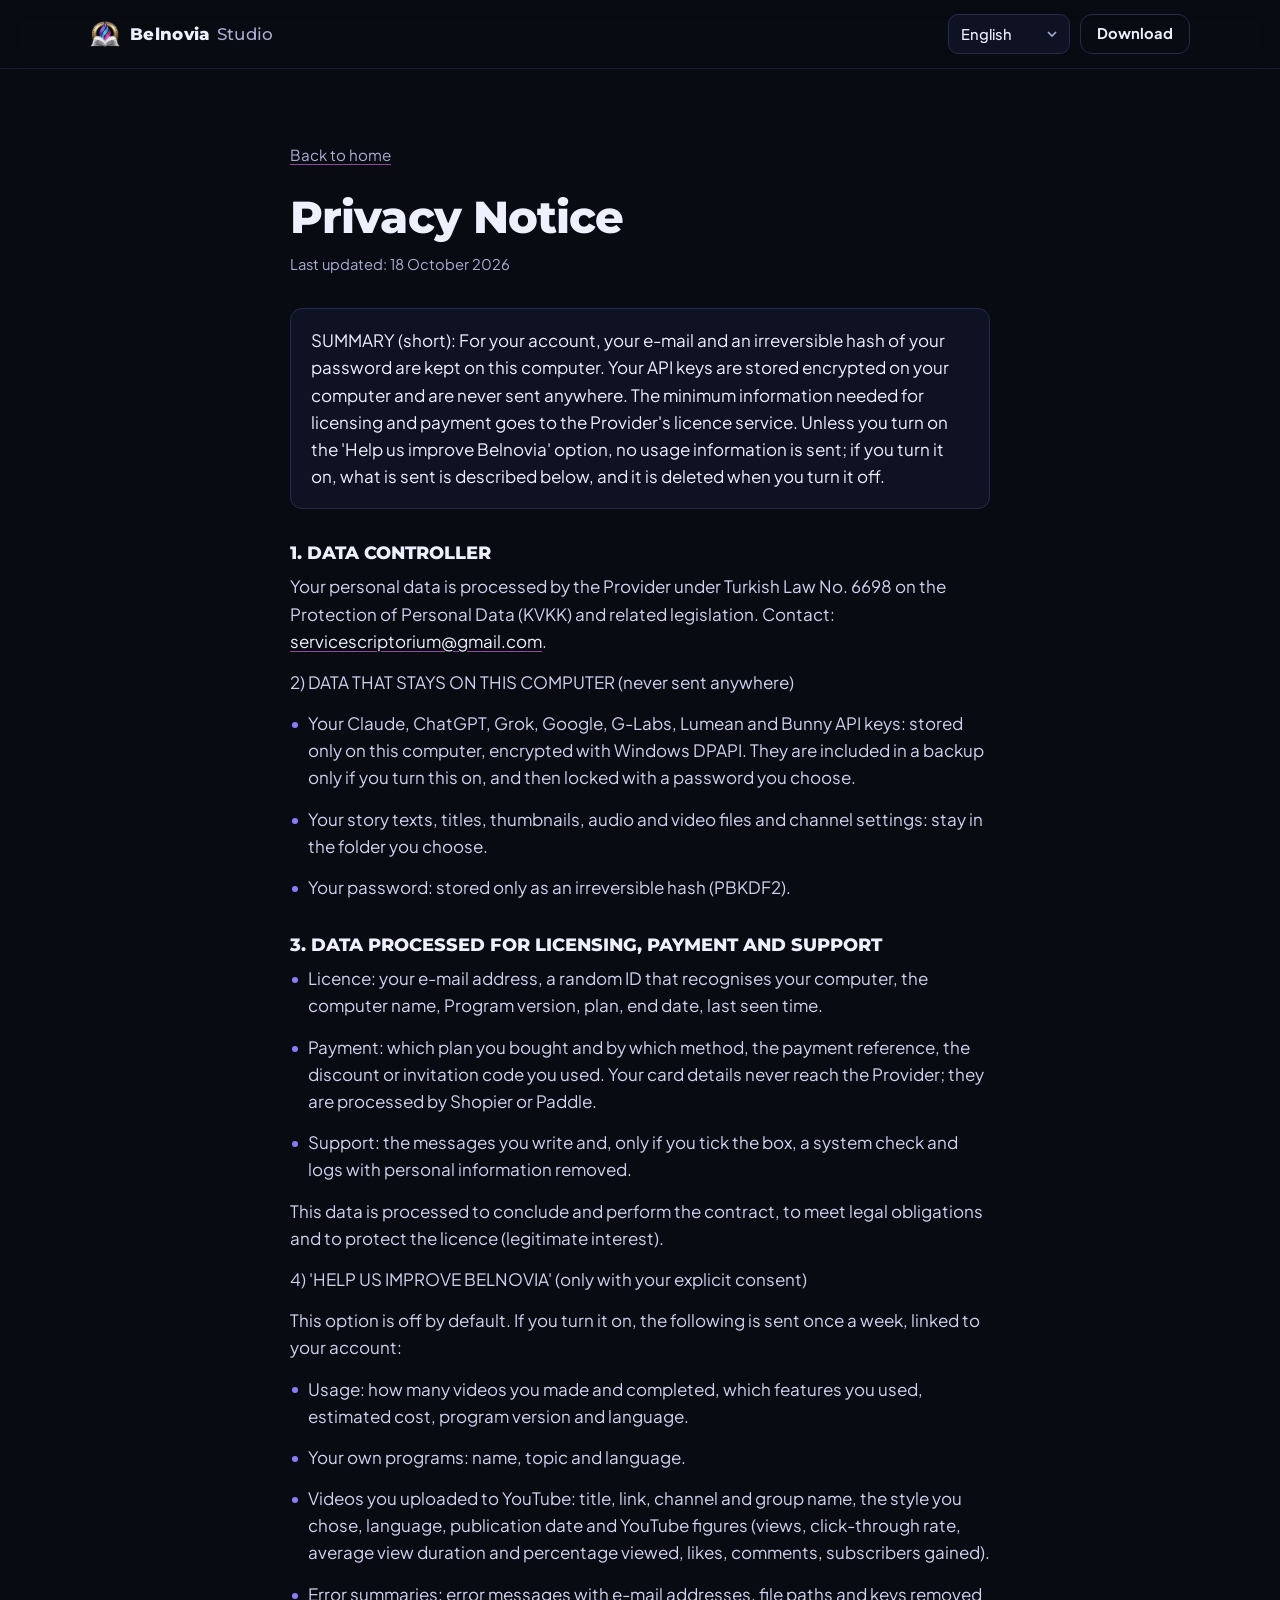
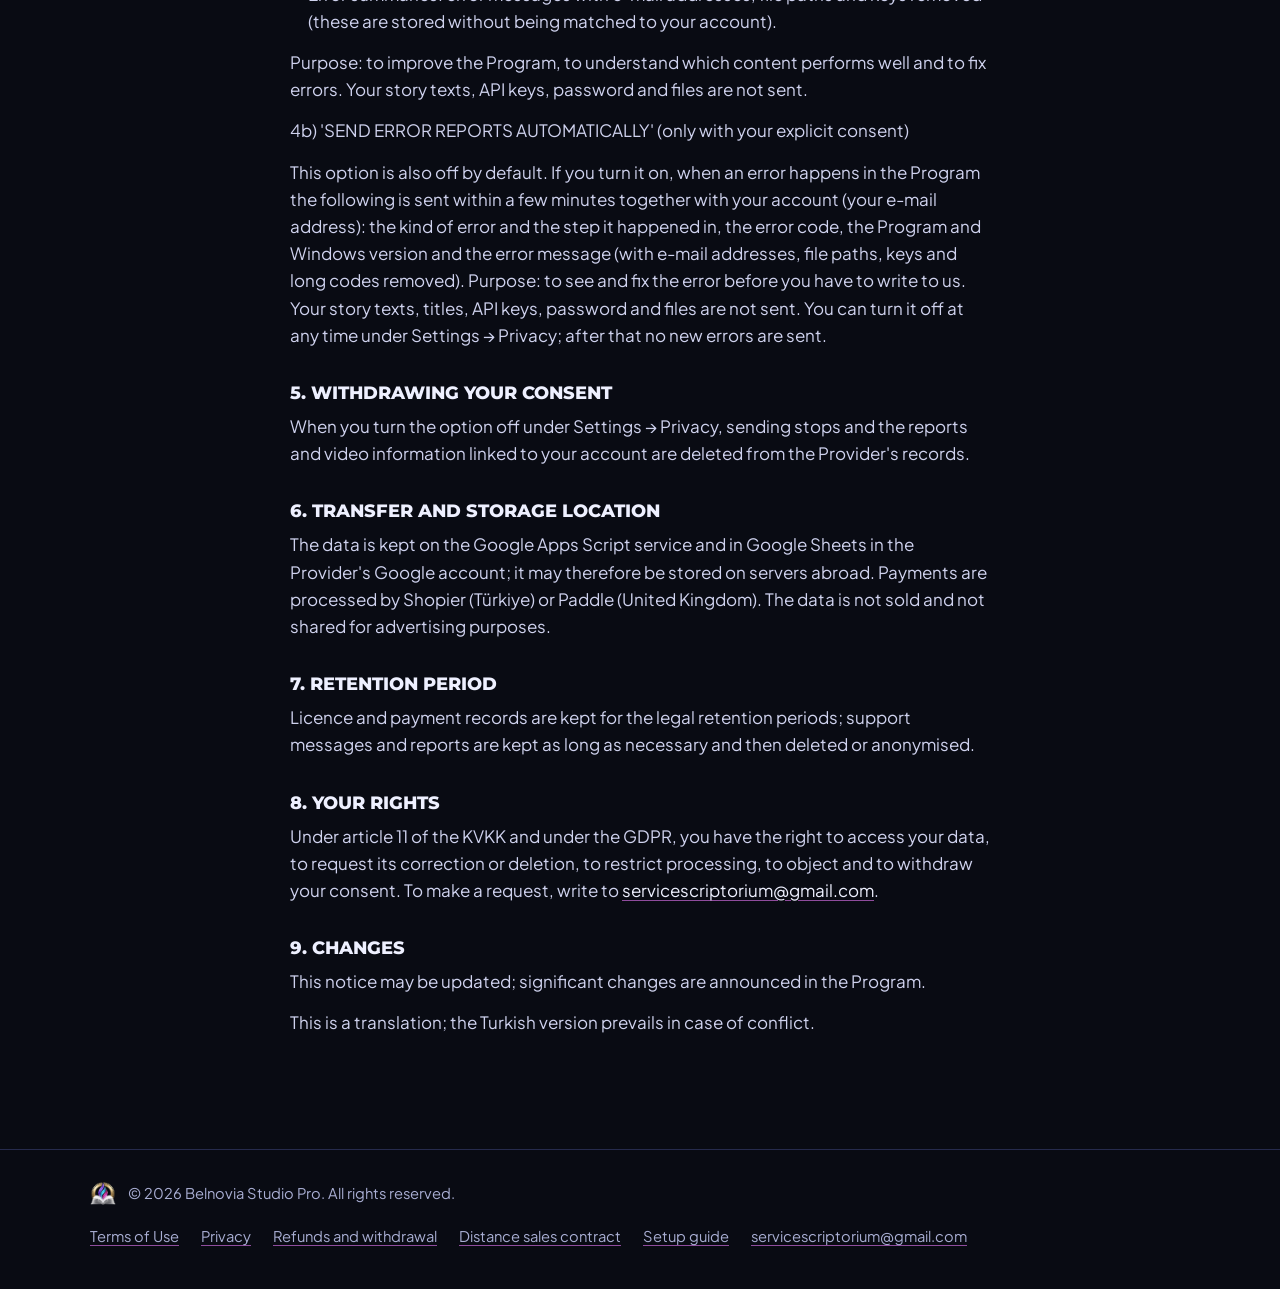
<file: privacy.html>
<!doctype html>
<!--
  NOTE FOR THE OWNER / SAHİBİNE NOT:
  The legal texts on this page are a draft based on the in-app texts of Belnovia Studio Pro.
  Bu sayfadaki yasal metinler taslaktır. Ödeme almaya başlamadan önce avukatına / mali müşavirine kontrol ettir.
  The texts themselves live in js/legal-texts.js (all six languages).
-->
<html lang="tr">
<head>
<meta charset="utf-8">
<meta name="viewport" content="width=device-width, initial-scale=1">
<title>Gizlilik Bildirimi | Belnovia Studio Pro</title>
<meta name="description" content="Belnovia Studio Pro: Gizlilik Bildirimi">
<meta name="theme-color" content="#090b13">
<meta name="robots" content="index, follow">
<link rel="icon" type="image/png" sizes="32x32" href="img/icon-32.png?v=4">
<link rel="apple-touch-icon" href="img/icon-256.png?v=4">
<meta property="og:type" content="article">
<meta property="og:site_name" content="Belnovia Studio Pro">
<meta property="og:title" content="Gizlilik Bildirimi | Belnovia Studio Pro">
<meta property="og:image" content="img/og.jpg">
<link rel="stylesheet" href="css/site.css">
</head>
<body data-legal="privacy">
<a class="skip" href="#main" data-i18n="skip">İçeriğe geç</a>
<header class="top">
  <div class="wrap top-in">
    <a class="brand" href="index.html" aria-label="Belnovia Studio Pro">
      <img src="img/emblem-sm.png" width="32" height="28" alt="">
      <span>Belnovia<b>Studio</b></span>
    </a>
    <div class="top-act">
      <label class="lang">
        <span class="sr" data-i18n="lang.label">Dil</span>
        <select id="lang-select"></select>
      </label>
      <a class="btn btn-sm" href="index.html#download" data-i18n="nav.download">İndir</a>
    </div>
  </div>
</header>
<main id="main" class="wrap legal">
  <a class="legal-back" href="index.html" data-i18n="legal.back">Ana sayfaya dön</a>
  <h1 id="legal-title">Gizlilik Bildirimi</h1>
  <p class="legal-date" data-i18n="legal.updated"></p>
  <div class="legal-body" id="legal-body">
    <noscript><p>Bu sayfayı görmek için JavaScript'i açın. / Please enable JavaScript to read this page. Contact: servicescriptorium@gmail.com</p></noscript>
  </div>
</main>
<footer class="foot">
  <div class="wrap foot-in">
    <div class="foot-brand">
      <img src="img/emblem-sm.png" width="28" height="25" alt="">
      <span>© <span class="year">2026</span> Belnovia Studio Pro. <span data-i18n="foot.rights"></span></span>
    </div>
    <nav class="foot-nav" aria-label="Legal">
      <a href="terms.html" data-i18n="foot.terms"></a>
      <a href="privacy.html" data-i18n="foot.privacy"></a>
      <a href="refund.html" data-i18n="foot.refund"></a>
      <a href="distance.html" data-i18n="foot.distance"></a>
      <a href="kurulum.html" data-i18n="foot.setup"></a>
      <a href="mailto:servicescriptorium@gmail.com">servicescriptorium@gmail.com</a>
    </nav>
  </div>
</footer>
<script src="js/i18n.js"></script>
<script src="js/legal-texts.js"></script>
<script src="js/site.js"></script>
</body>
</html>
</file>
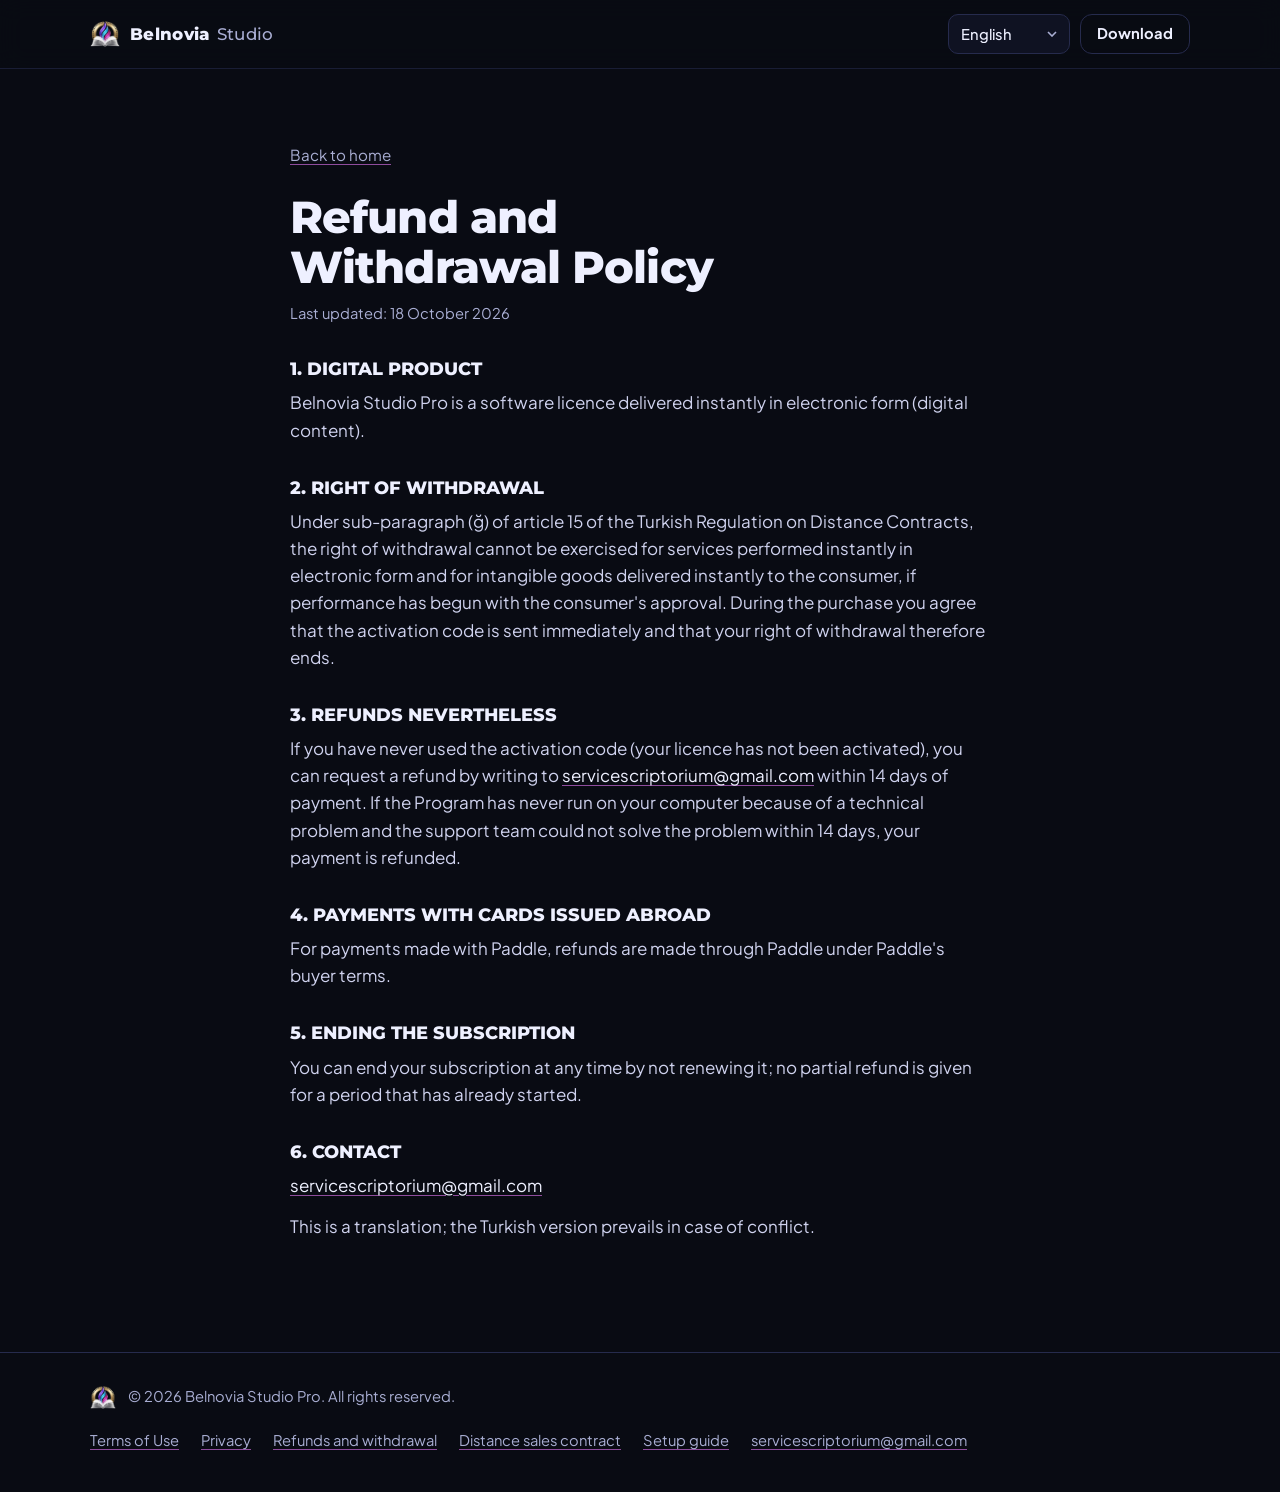
<file: refund.html>
<!doctype html>
<!--
  NOTE FOR THE OWNER / SAHİBİNE NOT:
  The legal texts on this page are a draft based on the in-app texts of Belnovia Studio Pro.
  Bu sayfadaki yasal metinler taslaktır. Ödeme almaya başlamadan önce avukatına / mali müşavirine kontrol ettir.
  The texts themselves live in js/legal-texts.js (all six languages).
-->
<html lang="tr">
<head>
<meta charset="utf-8">
<meta name="viewport" content="width=device-width, initial-scale=1">
<title>İade ve Cayma Politikası | Belnovia Studio Pro</title>
<meta name="description" content="Belnovia Studio Pro: İade ve Cayma Politikası">
<meta name="theme-color" content="#090b13">
<meta name="robots" content="index, follow">
<link rel="icon" type="image/png" sizes="32x32" href="img/icon-32.png?v=4">
<link rel="apple-touch-icon" href="img/icon-256.png?v=4">
<meta property="og:type" content="article">
<meta property="og:site_name" content="Belnovia Studio Pro">
<meta property="og:title" content="İade ve Cayma Politikası | Belnovia Studio Pro">
<meta property="og:image" content="img/og.jpg">
<link rel="stylesheet" href="css/site.css">
</head>
<body data-legal="refund">
<a class="skip" href="#main" data-i18n="skip">İçeriğe geç</a>
<header class="top">
  <div class="wrap top-in">
    <a class="brand" href="index.html" aria-label="Belnovia Studio Pro">
      <img src="img/emblem-sm.png" width="32" height="28" alt="">
      <span>Belnovia<b>Studio</b></span>
    </a>
    <div class="top-act">
      <label class="lang">
        <span class="sr" data-i18n="lang.label">Dil</span>
        <select id="lang-select"></select>
      </label>
      <a class="btn btn-sm" href="index.html#download" data-i18n="nav.download">İndir</a>
    </div>
  </div>
</header>
<main id="main" class="wrap legal">
  <a class="legal-back" href="index.html" data-i18n="legal.back">Ana sayfaya dön</a>
  <h1 id="legal-title">İade ve Cayma Politikası</h1>
  <p class="legal-date" data-i18n="legal.updated"></p>
  <div class="legal-body" id="legal-body">
    <noscript><p>Bu sayfayı görmek için JavaScript'i açın. / Please enable JavaScript to read this page. Contact: servicescriptorium@gmail.com</p></noscript>
  </div>
</main>
<footer class="foot">
  <div class="wrap foot-in">
    <div class="foot-brand">
      <img src="img/emblem-sm.png" width="28" height="25" alt="">
      <span>© <span class="year">2026</span> Belnovia Studio Pro. <span data-i18n="foot.rights"></span></span>
    </div>
    <nav class="foot-nav" aria-label="Legal">
      <a href="terms.html" data-i18n="foot.terms"></a>
      <a href="privacy.html" data-i18n="foot.privacy"></a>
      <a href="refund.html" data-i18n="foot.refund"></a>
      <a href="distance.html" data-i18n="foot.distance"></a>
      <a href="kurulum.html" data-i18n="foot.setup"></a>
      <a href="mailto:servicescriptorium@gmail.com">servicescriptorium@gmail.com</a>
    </nav>
  </div>
</footer>
<script src="js/i18n.js"></script>
<script src="js/legal-texts.js"></script>
<script src="js/site.js"></script>
</body>
</html>
</file>
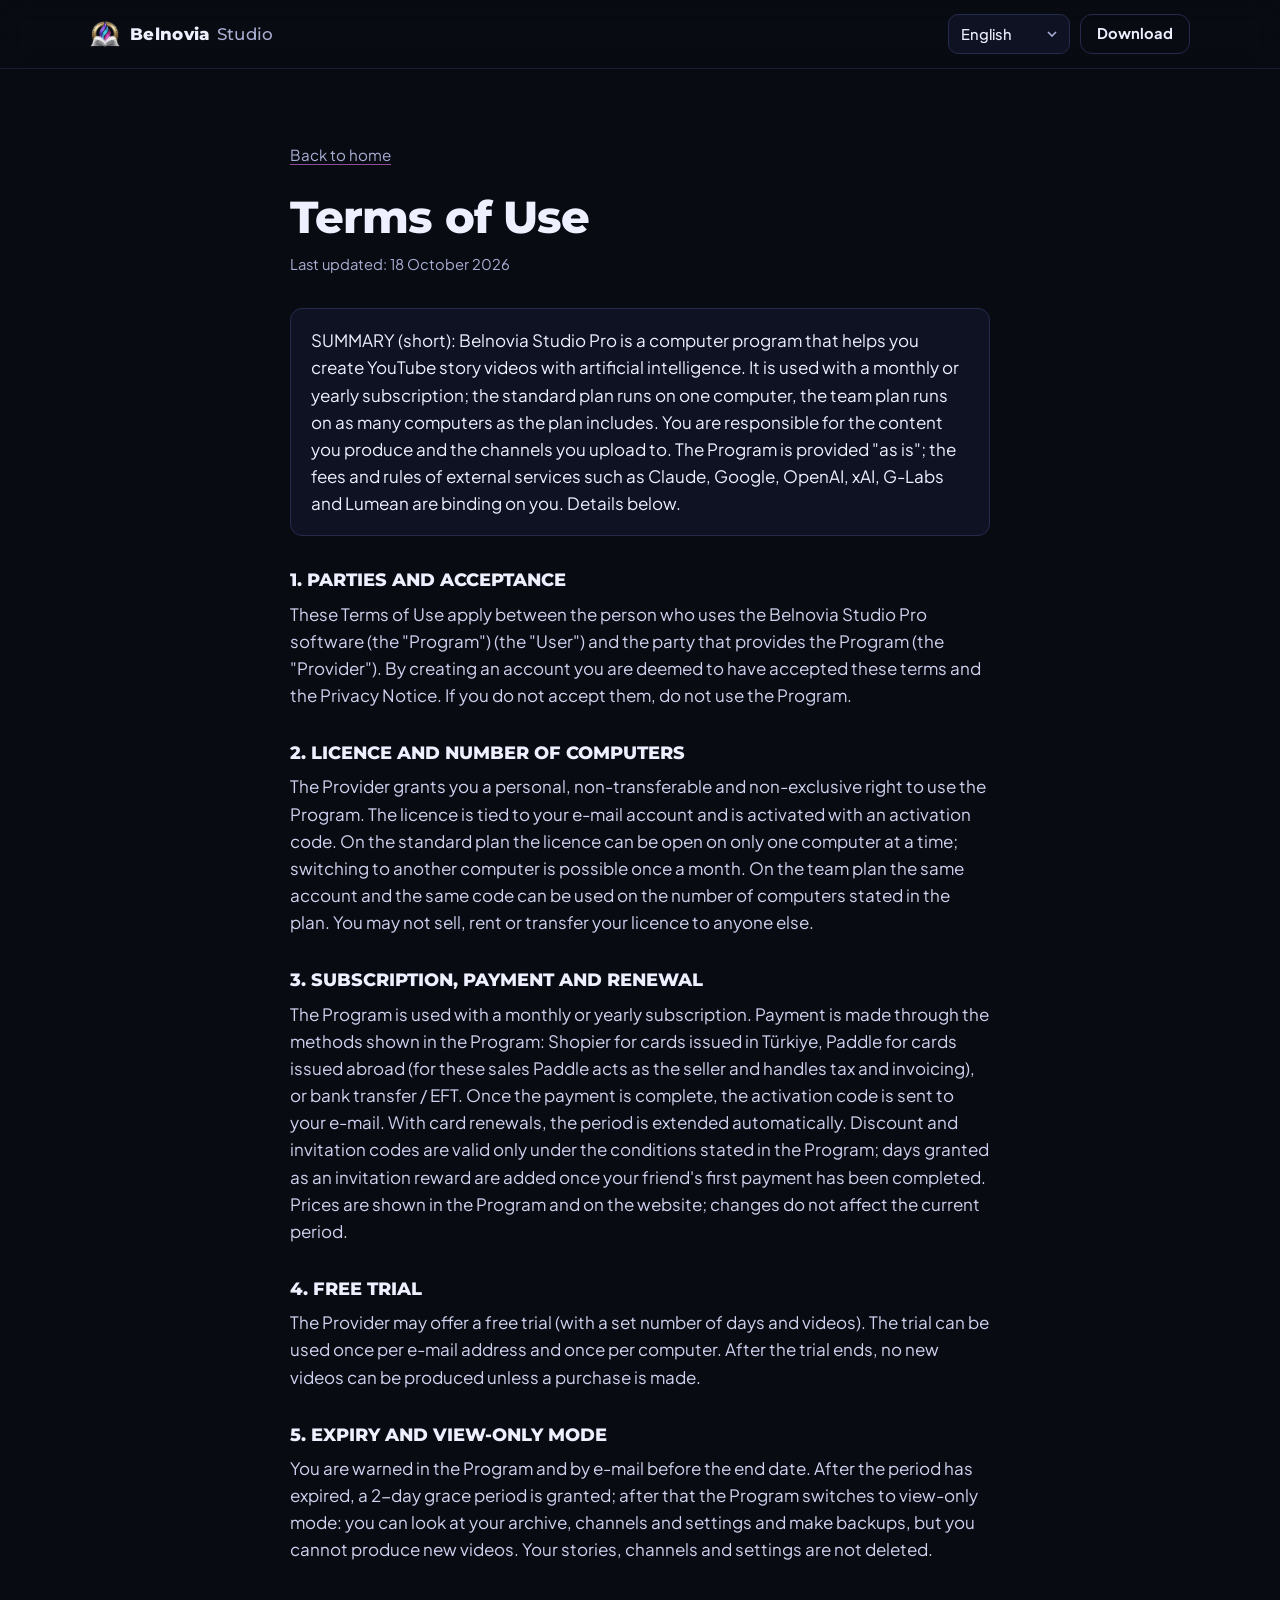
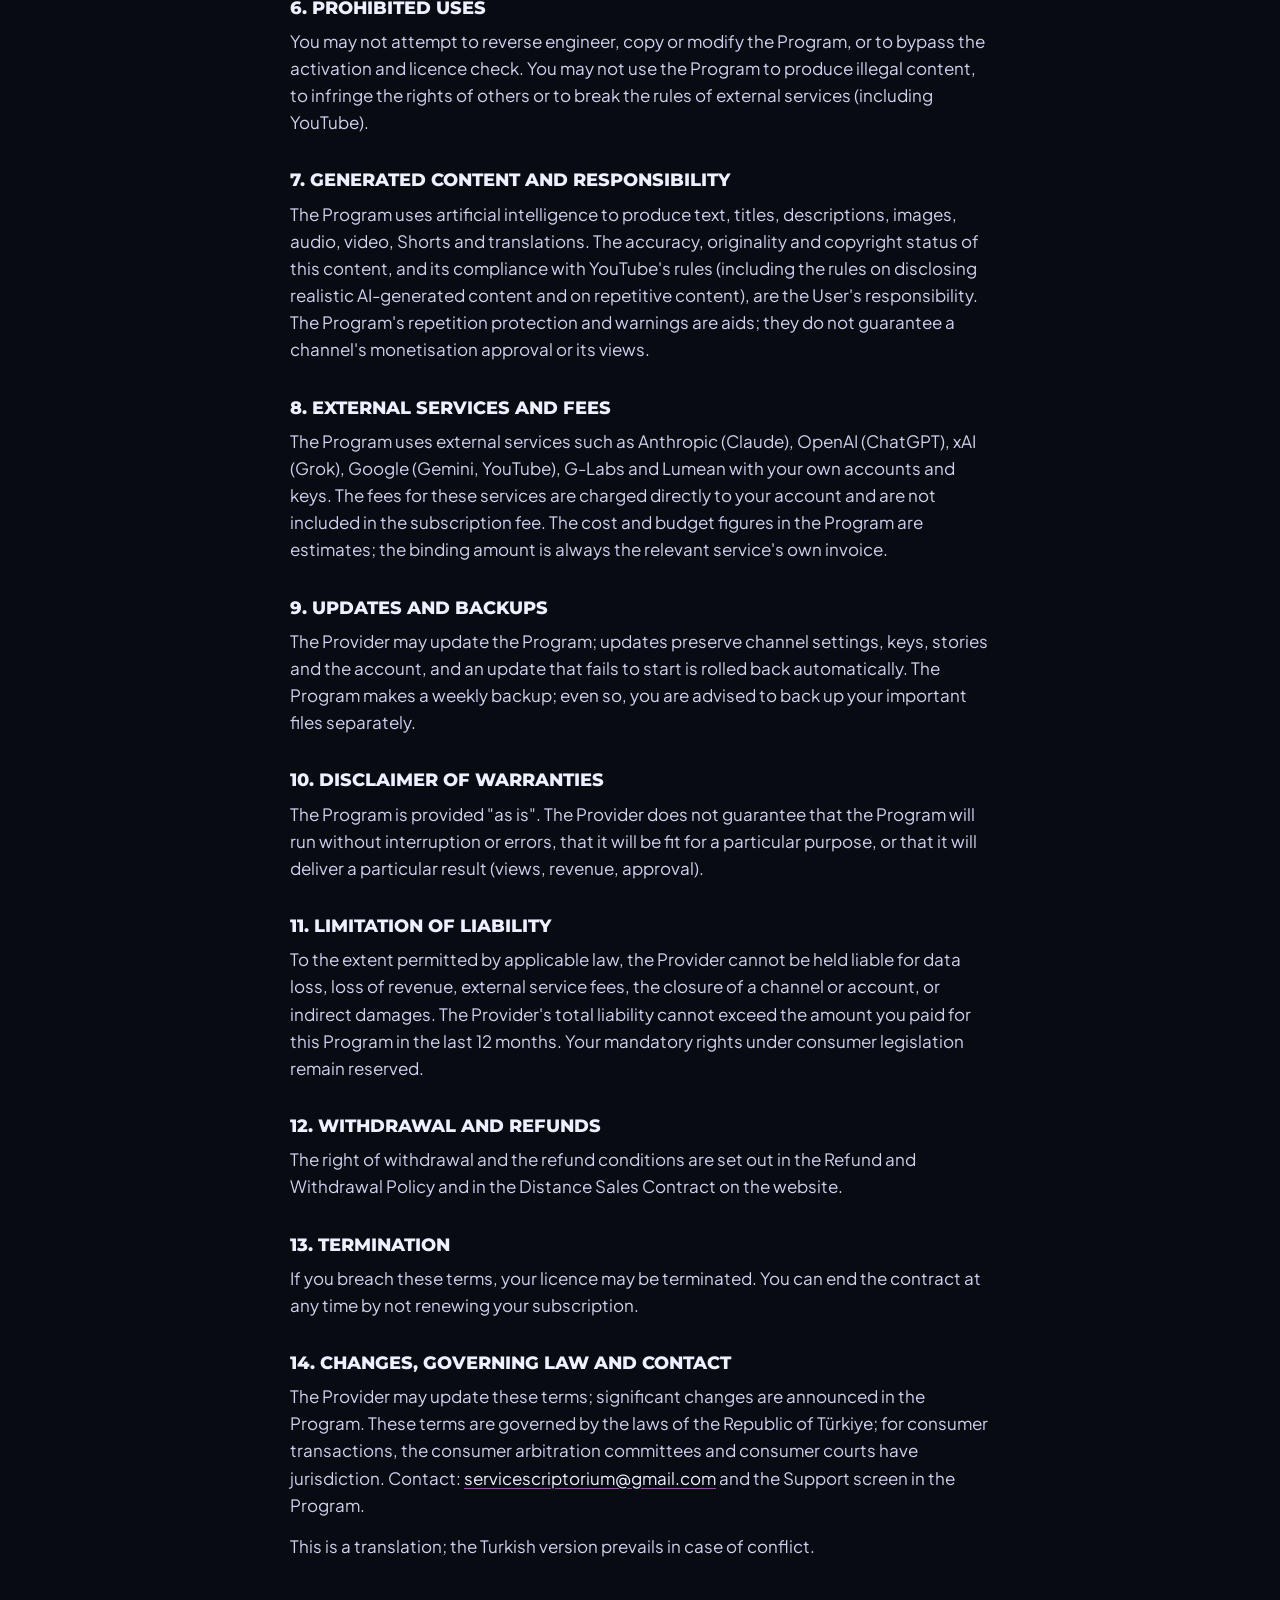
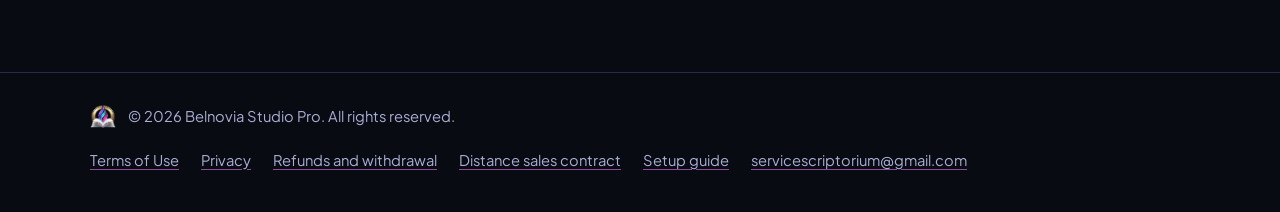
<file: terms.html>
<!doctype html>
<!--
  NOTE FOR THE OWNER / SAHİBİNE NOT:
  The legal texts on this page are a draft based on the in-app texts of Belnovia Studio Pro.
  Bu sayfadaki yasal metinler taslaktır. Ödeme almaya başlamadan önce avukatına / mali müşavirine kontrol ettir.
  The texts themselves live in js/legal-texts.js (all six languages).
-->
<html lang="tr">
<head>
<meta charset="utf-8">
<meta name="viewport" content="width=device-width, initial-scale=1">
<title>Kullanım Koşulları | Belnovia Studio Pro</title>
<meta name="description" content="Belnovia Studio Pro: Kullanım Koşulları">
<meta name="theme-color" content="#090b13">
<meta name="robots" content="index, follow">
<link rel="icon" type="image/png" sizes="32x32" href="img/icon-32.png?v=4">
<link rel="apple-touch-icon" href="img/icon-256.png?v=4">
<meta property="og:type" content="article">
<meta property="og:site_name" content="Belnovia Studio Pro">
<meta property="og:title" content="Kullanım Koşulları | Belnovia Studio Pro">
<meta property="og:image" content="img/og.jpg">
<link rel="stylesheet" href="css/site.css">
</head>
<body data-legal="terms">
<a class="skip" href="#main" data-i18n="skip">İçeriğe geç</a>
<header class="top">
  <div class="wrap top-in">
    <a class="brand" href="index.html" aria-label="Belnovia Studio Pro">
      <img src="img/emblem-sm.png" width="32" height="28" alt="">
      <span>Belnovia<b>Studio</b></span>
    </a>
    <div class="top-act">
      <label class="lang">
        <span class="sr" data-i18n="lang.label">Dil</span>
        <select id="lang-select"></select>
      </label>
      <a class="btn btn-sm" href="index.html#download" data-i18n="nav.download">İndir</a>
    </div>
  </div>
</header>
<main id="main" class="wrap legal">
  <a class="legal-back" href="index.html" data-i18n="legal.back">Ana sayfaya dön</a>
  <h1 id="legal-title">Kullanım Koşulları</h1>
  <p class="legal-date" data-i18n="legal.updated"></p>
  <div class="legal-body" id="legal-body">
    <noscript><p>Bu sayfayı görmek için JavaScript'i açın. / Please enable JavaScript to read this page. Contact: servicescriptorium@gmail.com</p></noscript>
  </div>
</main>
<footer class="foot">
  <div class="wrap foot-in">
    <div class="foot-brand">
      <img src="img/emblem-sm.png" width="28" height="25" alt="">
      <span>© <span class="year">2026</span> Belnovia Studio Pro. <span data-i18n="foot.rights"></span></span>
    </div>
    <nav class="foot-nav" aria-label="Legal">
      <a href="terms.html" data-i18n="foot.terms"></a>
      <a href="privacy.html" data-i18n="foot.privacy"></a>
      <a href="refund.html" data-i18n="foot.refund"></a>
      <a href="distance.html" data-i18n="foot.distance"></a>
      <a href="kurulum.html" data-i18n="foot.setup"></a>
      <a href="mailto:servicescriptorium@gmail.com">servicescriptorium@gmail.com</a>
    </nav>
  </div>
</footer>
<script src="js/i18n.js"></script>
<script src="js/legal-texts.js"></script>
<script src="js/site.js"></script>
</body>
</html>
</file>
<file: css/site.css>
/* Belnovia Studio Pro website */
@font-face { font-family: "Jakarta"; src: url("../fonts/jakarta.woff2") format("woff2"); font-weight: 200 800; font-display: swap; }
@font-face { font-family: "BrandDisplay"; src: url("../fonts/montserrat.woff2") format("woff2"); font-weight: 100 900; font-display: swap; }

:root {
  --night: #090b13;
  --deck: #0f1222;
  --deck-2: #151936;
  --line: #262b4d;
  --ink: #eef0ff;
  --mute: #a9aed3;
  --violet: #8a7bff;
  --pink: #e879f9;
  --done: #3ddc97;
  --grad: linear-gradient(90deg, var(--violet), var(--pink));
  --display: "BrandDisplay", "Montserrat", system-ui, sans-serif;
  --body: "Jakarta", "Plus Jakarta Sans", system-ui, -apple-system, "Segoe UI", sans-serif;
  --wrap: 1180px;
  --gut: clamp(16px, 4vw, 40px);
}

*, *::before, *::after { box-sizing: border-box; }
html { -webkit-text-size-adjust: 100%; scroll-behavior: smooth; scroll-padding-top: 84px; }
body {
  margin: 0; background: var(--night); color: var(--ink);
  font: 400 17px/1.6 var(--body); overflow-x: hidden;
  -webkit-font-smoothing: antialiased;
}
img { max-width: 100%; height: auto; display: block; }
a { color: var(--ink); text-decoration-color: rgba(232,121,249,.6); text-underline-offset: 3px; }
a:hover { color: #fff; text-decoration-color: var(--pink); }
:focus-visible { outline: 2px solid var(--pink); outline-offset: 3px; border-radius: 6px; }
h1, h2, h3 { font-family: var(--display); margin: 0; text-wrap: balance; }
h2 { font-size: clamp(1.75rem, 3.4vw, 2.6rem); font-weight: 800; line-height: 1.12; letter-spacing: -0.02em; }
h3 { font-size: 1.1rem; font-weight: 700; line-height: 1.3; }
p { margin: 0; }
.sr { position: absolute; width: 1px; height: 1px; overflow: hidden; clip: rect(0 0 0 0); white-space: nowrap; }
.wrap { max-width: var(--wrap); margin: 0 auto; padding: 0 var(--gut); }

.skip { position: absolute; left: 12px; top: -60px; z-index: 50; background: var(--ink); color: var(--night); padding: 10px 14px; border-radius: 8px; font-weight: 700; }
.skip:focus { top: 12px; }

/* ---------- buttons ---------- */
.btn {
  display: inline-flex; align-items: center; justify-content: center; gap: 8px;
  min-height: 48px; padding: 12px 22px; border-radius: 12px;
  font: 700 1rem/1.2 var(--body); text-decoration: none; text-align: center;
  border: 1px solid transparent; cursor: pointer; transition: background-color .15s, border-color .15s, transform .15s;
}
.btn-primary { background: var(--grad); color: #15112e; box-shadow: 0 10px 30px -12px rgba(232,121,249,.55); }
.btn-primary:hover { color: #15112e; transform: translateY(-1px); }
.btn-ghost { border-color: var(--line); color: var(--ink); background: rgba(255,255,255,.02); }
.btn-ghost:hover { border-color: var(--violet); background: rgba(138,123,255,.08); }
.btn-sm { min-height: 40px; padding: 8px 16px; font-size: .92rem; border-color: var(--line); }
.btn-sm:hover { border-color: var(--violet); }
.btn-lg { min-height: 56px; padding: 14px 28px; font-size: 1.08rem; }

/* ---------- header ---------- */
.top { position: sticky; top: 0; z-index: 20; background: rgba(9,11,19,.82); backdrop-filter: blur(12px); -webkit-backdrop-filter: blur(12px); border-bottom: 1px solid rgba(38,43,77,.6); }
.top-in { display: flex; align-items: center; gap: 24px; min-height: 68px; }
.brand { display: flex; align-items: center; gap: 10px; text-decoration: none; flex-shrink: 0; }
.brand img { width: 30px; height: auto; }
.brand span { font: 800 1.05rem/1 var(--display); letter-spacing: .02em; }
.brand b { font-weight: 500; color: var(--mute); margin-left: 6px; }
.nav { display: flex; gap: 22px; margin-left: auto; }
.nav a { color: var(--mute); text-decoration: none; font-size: .95rem; font-weight: 500; }
.nav a:hover { color: var(--ink); }
.top-act { display: flex; align-items: center; gap: 10px; margin-left: 8px; }
.lang select {
  appearance: none; -webkit-appearance: none; background: var(--deck) url("data:image/svg+xml,%3Csvg xmlns='http://www.w3.org/2000/svg' width='10' height='6'%3E%3Cpath d='M1 1l4 4 4-4' fill='none' stroke='%23a9aed3' stroke-width='1.6'/%3E%3C/svg%3E") no-repeat right 12px center;
  color: var(--ink); border: 1px solid var(--line); border-radius: 10px; min-height: 40px; padding: 6px 32px 6px 12px;
  font: 500 .92rem var(--body); cursor: pointer;
}
.lang select:hover { border-color: var(--violet); }

/* ---------- hero ---------- */
.hero { position: relative; padding: clamp(48px, 8vw, 96px) 0 24px; overflow: hidden; }
.hero::before {
  content: ""; position: absolute; inset: -20% -10% auto auto; width: 900px; height: 700px; pointer-events: none;
  background: radial-gradient(closest-side, rgba(138,123,255,.20), transparent 70%), radial-gradient(closest-side at 70% 60%, rgba(232,121,249,.12), transparent 70%);
}
.hero .wrap { position: relative; }
.hero-copy { max-width: 920px; }
.hero h1 { font-size: clamp(2.15rem, 5.4vw, 4.1rem); font-weight: 800; line-height: 1.04; letter-spacing: -0.03em; }
.lead { margin-top: 22px; font-size: clamp(1.05rem, 1.6vw, 1.22rem); color: var(--mute); max-width: 62ch; }
.cta-row { display: flex; flex-wrap: wrap; gap: 12px; margin-top: 32px; }
.trial-note { margin-top: 14px; font-size: .95rem; color: var(--mute); }
.trial-note::before { content: ""; display: inline-block; width: 8px; height: 8px; border-radius: 50%; background: var(--done); margin-right: 8px; vertical-align: 1px; }

/* the production line: echoes the segmented progress bar in the app */
.line { margin: clamp(48px, 7vw, 80px) 0 0; }
.line-cap { font-size: .9rem; color: var(--mute); margin-bottom: 14px; }
.line-owners, .line-track { display: grid; grid-template-columns: repeat(9, minmax(0, 1fr)); column-gap: 6px; }
.line-owners { margin-bottom: 10px; }
.own { font-size: .85rem; font-weight: 700; padding-bottom: 8px; border-bottom: 1px solid; }
.own-you { grid-column: 1 / 3; border-image: var(--grad) 1; }
.own-app { grid-column: 3 / 10; color: var(--done); border-color: rgba(61,220,151,.5); }
.line-track { list-style: none; margin: 0; padding: 0; }
.seg i {
  display: block; height: 12px; border-radius: 3px; position: relative; overflow: hidden;
  background: repeating-linear-gradient(90deg, #1c2140 0 6px, #141832 6px 9px); border: 1px solid #23284a;
}
.seg i::after { content: ""; position: absolute; inset: 0; background: var(--done); transform-origin: left; }
.seg.you i::after { background: var(--grad); }
.seg span { display: block; margin-top: 10px; font-size: .84rem; line-height: 1.35; color: var(--mute); padding-right: 4px; }
.seg.you span { color: var(--ink); }
@media (prefers-reduced-motion: no-preference) {
  .js .seg i::after { transform: scaleX(0); animation: fill .5s cubic-bezier(.4,0,.2,1) forwards; }
  .js .seg:nth-child(1) i::after { animation-delay: .2s; }
  .js .seg:nth-child(2) i::after { animation-delay: .5s; }
  .js .seg:nth-child(3) i::after { animation-delay: .9s; }
  .js .seg:nth-child(4) i::after { animation-delay: 1.15s; }
  .js .seg:nth-child(5) i::after { animation-delay: 1.4s; }
  .js .seg:nth-child(6) i::after { animation-delay: 1.65s; }
  .js .seg:nth-child(7) i::after { animation-delay: 1.9s; }
  .js .seg:nth-child(8) i::after { animation-delay: 2.15s; }
  .js .seg:nth-child(9) i::after { animation-delay: 2.4s; }
}
@keyframes fill { to { transform: scaleX(1); } }

.window { border: 1px solid var(--line); border-radius: 14px; overflow: hidden; background: var(--deck); box-shadow: 0 40px 80px -40px rgba(138,123,255,.45), 0 0 0 1px rgba(255,255,255,.02) inset; }
.window-bar { display: flex; gap: 7px; padding: 11px 14px; background: #0c0f1c; border-bottom: 1px solid var(--line); }
.window-bar i { width: 10px; height: 10px; border-radius: 50%; background: #2a2f52; }
.hero-shot { margin-top: clamp(40px, 6vw, 64px); }

/* ---------- sections ---------- */
.sec { padding: clamp(64px, 9vw, 112px) 0 0; }
.sec-lead { margin-top: 14px; color: var(--mute); max-width: 60ch; font-size: 1.08rem; }

/* how it works */
.steps { list-style: none; margin: 48px 0 0; padding: 0; display: grid; grid-template-columns: repeat(4, minmax(0, 1fr)); gap: 28px; }
.step { border-top: 3px solid var(--done); padding-top: 22px; }
.step.you { border-image: var(--grad) 1; }
.step-n { display: block; font: 800 2.6rem/1 var(--display); color: transparent; -webkit-text-stroke: 1.5px #5a608f; }
.step-who { display: inline-block; margin: 14px 0 8px; font-size: .82rem; font-weight: 700; color: var(--done); }
.step.you .step-who { color: var(--pink); }
.step h3 { margin-bottom: 8px; }
.step p { color: var(--mute); font-size: .98rem; }

/* features */
.fgroups { margin-top: 44px; }
.fgroup { display: grid; grid-template-columns: 220px minmax(0, 1fr); gap: 32px; padding: 32px 0; border-top: 1px solid var(--line); }
.fgroup:last-child { border-bottom: 1px solid var(--line); }
.fgroup > h3 { font-size: 1.35rem; font-weight: 800; letter-spacing: -0.01em; }
.flist { margin: 0; display: grid; grid-template-columns: repeat(2, minmax(0, 1fr)); gap: 26px 44px; }
.flist dt { font-weight: 700; margin-bottom: 4px; }
.flist dd { margin: 0; color: var(--mute); font-size: .98rem; }

/* screenshots */
.tabs { display: flex; flex-wrap: wrap; gap: 8px; margin-top: 32px; padding: 4px 2px 8px; }
.tabs button {
  flex-shrink: 0; min-height: 42px; padding: 8px 16px; border-radius: 999px; cursor: pointer;
  background: transparent; color: var(--mute); border: 1px solid var(--line); font: 600 .95rem var(--body);
}
.tabs button:hover { color: var(--ink); border-color: var(--violet); }
.tabs button[aria-selected="true"] { color: var(--ink); background: rgba(138,123,255,.16); border-color: var(--violet); }
.shot { margin: 18px 0 0; }
.shot figcaption { margin-top: 16px; color: var(--mute); max-width: 70ch; }

/* pricing */
.plans { display: grid; grid-template-columns: repeat(3, minmax(0, 1fr)); gap: 20px; margin-top: 44px; align-items: stretch; }
.plan { display: flex; flex-direction: column; padding: 30px 28px; border-radius: 18px; border: 1px solid var(--line); background: var(--deck); }
.plan-trial { border: 1.5px solid transparent; background: linear-gradient(var(--deck-2), var(--deck-2)) padding-box, var(--grad) border-box; }
.plan h3 { display: flex; align-items: center; flex-wrap: wrap; gap: 10px; font-size: 1.15rem; }
.tag { font: 700 .78rem/1 var(--body); padding: 6px 10px; border-radius: 999px; background: rgba(61,220,151,.14); color: var(--done); }
.plan-price { margin-top: 18px; font: 800 2.3rem/1.1 var(--display); letter-spacing: -0.02em; }
.plan-price.is-unknown { font-size: 1.3rem; color: var(--mute); }
.plan-sub { color: var(--mute); margin-top: 6px; }
.plan-note { margin-top: 18px; }
.plan-inc { list-style: none; padding: 0; margin: 18px 0 0; color: var(--mute); font-size: .96rem; }
.plan-inc li { padding: 6px 0 6px 24px; position: relative; }
.plan-inc li::before { content: ""; position: absolute; left: 0; top: 14px; width: 12px; height: 6px; border-radius: 2px; background: var(--done); }
.plan .btn { margin-top: auto; }
.plan-note + .btn, .plan-inc + .btn { margin-top: 28px; }
.plan { gap: 0; }
.plan > .btn { align-self: stretch; }
.price-notes { margin-top: 26px; display: grid; gap: 10px; color: var(--mute); font-size: .95rem; max-width: 78ch; }

/* download */
.dl {
  display: grid; grid-template-columns: auto minmax(0, 1fr); gap: 40px; align-items: center;
  padding: clamp(28px, 5vw, 56px); border-radius: 24px; border: 1px solid var(--line);
  background: radial-gradient(600px 300px at 0% 0%, rgba(138,123,255,.22), transparent 70%), radial-gradient(500px 300px at 100% 100%, rgba(232,121,249,.14), transparent 70%), var(--deck);
}
.dl-emblem { width: 140px; }
.dl-body p { color: var(--mute); margin-top: 12px; max-width: 60ch; }
.dl-body .btn { margin-top: 26px; }
.dl-body .dl-note { font-size: .9rem; margin-top: 14px; }

/* faq */
.faq-wrap { display: grid; grid-template-columns: minmax(0, 1fr) minmax(0, 2fr); gap: 48px; }
.faq details { border-top: 1px solid var(--line); }
.faq details:last-child { border-bottom: 1px solid var(--line); }
.faq summary { list-style: none; cursor: pointer; padding: 20px 40px 20px 0; position: relative; font-weight: 700; font-size: 1.05rem; }
.faq summary::-webkit-details-marker { display: none; }
.faq summary::after { content: ""; position: absolute; right: 6px; top: 50%; width: 14px; height: 14px; margin-top: -7px;
  background: linear-gradient(var(--mute), var(--mute)) center/14px 2px no-repeat, linear-gradient(var(--mute), var(--mute)) center/2px 14px no-repeat; transition: transform .2s; }
.faq details[open] summary::after { transform: rotate(45deg); }
.faq details p { padding: 0 0 22px; color: var(--mute); max-width: 68ch; }

/* coming soon */
.soon { display: grid; grid-template-columns: minmax(0, 1fr) minmax(0, 2fr); gap: 48px; align-items: start; }
.soon h2 { font-size: 1.5rem; }
.soon p { color: var(--mute); margin-top: 10px; font-size: .96rem; }
.soon ul { list-style: none; margin: 0; padding: 0; display: grid; gap: 14px; }
.soon li { display: flex; align-items: center; gap: 16px; padding: 16px 20px; border: 1px dashed var(--line); border-radius: 12px; color: var(--ink); }
.soon li::before { content: ""; flex-shrink: 0; width: 46px; height: 10px; border-radius: 3px; border: 1px solid #2c3260;
  background: linear-gradient(90deg, rgba(138,123,255,.7) 0 35%, transparent 35%), repeating-linear-gradient(90deg, #1c2140 0 6px, #141832 6px 9px); }

/* contact */
.contact { display: grid; grid-template-columns: minmax(0, 1fr) auto; gap: 40px; align-items: end; }
.contact p { color: var(--mute); margin-top: 12px; max-width: 60ch; }
.contact-mail { display: flex; flex-direction: column; align-items: flex-start; gap: 14px; }
.mail { font: 700 clamp(1.05rem, 2.2vw, 1.5rem)/1.2 var(--display); word-break: break-all; }

/* footer */
.foot { margin-top: clamp(64px, 9vw, 112px); border-top: 1px solid var(--line); padding: 32px 0 40px; color: var(--mute); font-size: .92rem; }
.foot-in { display: flex; flex-wrap: wrap; align-items: center; justify-content: space-between; gap: 20px; }
.foot-brand { display: flex; align-items: center; gap: 12px; }
.foot-brand img { width: 26px; }
.foot-nav { display: flex; flex-wrap: wrap; gap: 8px 22px; }
.foot-nav a { color: var(--mute); }
.foot-nav a:hover { color: var(--ink); }

/* legal pages */
.legal { max-width: 780px; padding-top: clamp(40px, 6vw, 72px); }
.legal-back { display: inline-block; margin-bottom: 26px; color: var(--mute); font-size: .95rem; }
.legal h1 { font-size: clamp(1.9rem, 4vw, 2.8rem); font-weight: 800; letter-spacing: -0.02em; line-height: 1.1; }
.legal-date { color: var(--mute); margin-top: 10px; font-size: .92rem; }
.legal-body { margin-top: 32px; }
.legal-body h2 { font-size: 1.12rem; letter-spacing: 0; margin: 34px 0 10px; }
.legal-body p { margin: 0 0 14px; color: #cfd2ee; }
.legal-body p.li { padding-left: 18px; position: relative; }
.legal-body p.li::before { content: ""; position: absolute; left: 2px; top: .7em; width: 6px; height: 6px; border-radius: 50%; background: var(--violet); }
.legal-body strong { color: var(--ink); }
.legal-sum { padding: 18px 20px; border-radius: 12px; background: var(--deck); border: 1px solid var(--line); color: var(--ink) !important; }
.legal-meta { margin-top: 28px !important; font-size: .9rem; color: var(--mute) !important; }

/* sample video */
.sample-sec[hidden] { display: none; }
.sample { margin-top: 32px; position: relative; aspect-ratio: 16 / 9; border-radius: 16px; overflow: hidden; border: 1px solid var(--line); background: var(--deck);
  box-shadow: 0 40px 80px -40px rgba(138,123,255,.45); }
.sample iframe, .sample video { position: absolute; inset: 0; width: 100%; height: 100%; border: 0; background: #000; }
.sample-play { position: absolute; inset: 0; width: 100%; border: 0; padding: 0; cursor: pointer; color: var(--ink); background: transparent; font: inherit; }
.sample-poster { position: absolute; inset: 0; background: url("../img/emblem.png") center 34% / 92px auto no-repeat, radial-gradient(520px 260px at 30% 30%, rgba(138,123,255,.32), transparent 70%), radial-gradient(420px 260px at 80% 80%, rgba(232,121,249,.2), transparent 70%), var(--deck); }
.sample-poster[style*="background-image"] { background-size: cover; background-position: center; background-repeat: no-repeat; }
.sample-btn { position: absolute; left: 50%; top: 62%; width: 76px; height: 76px; margin: -38px 0 0 -38px; border-radius: 50%; display: grid; place-items: center; background: var(--grad); color: #15112e; box-shadow: 0 14px 40px -10px rgba(232,121,249,.7); transition: transform .2s; }
.sample-btn svg { margin-left: 4px; }
.sample-play:hover .sample-btn { transform: scale(1.06); }
.sample-label { position: absolute; left: 0; right: 0; bottom: 18px; text-align: center; font-weight: 700; font-size: .98rem; text-shadow: 0 2px 10px rgba(0,0,0,.6); }
.sample-note { margin-top: 12px; color: var(--mute); font-size: .88rem; }
.sample-note[hidden] { display: none; }

/* costs beside the plans */
.costs { margin-top: 40px; padding: clamp(22px, 3.5vw, 34px); border-radius: 18px; border: 1px solid var(--line); background: var(--deck); display: grid; grid-template-columns: minmax(0, 1fr) minmax(0, 2fr); gap: 20px 40px; }
.costs-head h3 { font-size: 1.25rem; font-weight: 800; }
.costs-head p { color: var(--mute); margin-top: 10px; font-size: .96rem; }
.costs-list { margin: 0; display: grid; grid-template-columns: repeat(2, minmax(0, 1fr)); gap: 20px 32px; }
.costs-list dt { font-weight: 700; margin-bottom: 4px; }
.costs-list dd { margin: 0; color: var(--mute); font-size: .95rem; }
.costs-more { grid-column: 2; justify-self: start; font-weight: 700; font-size: .95rem; }

/* setup guide */
.guide-page { padding-top: clamp(40px, 6vw, 72px); }
.guide-head { max-width: 760px; }
.guide-wrap { display: grid; grid-template-columns: 230px minmax(0, 1fr); gap: 48px; align-items: start; margin-top: 8px; }
.guide-toc { position: sticky; top: 96px; }
.guide-toc p { color: var(--mute); font-size: .85rem; font-weight: 700; margin-bottom: 10px; }
.guide-toc ol { list-style: none; margin: 0; padding: 0; display: grid; gap: 2px; }
.guide-toc a { display: block; padding: 7px 12px; border-radius: 0 8px 8px 0; color: var(--mute); text-decoration: none; font-size: .95rem; border-left: 2px solid var(--line); }
.guide-toc a:hover { color: var(--ink); border-left-color: var(--violet); background: rgba(138,123,255,.08); }
.guide-head h1 { font-size: clamp(1.9rem, 4vw, 2.8rem); font-weight: 800; letter-spacing: -0.02em; line-height: 1.1; }
.guide-lead { color: var(--mute); margin-top: 12px; max-width: 64ch; font-size: 1.05rem; }
.guide-toc { margin-top: 44px; }
.guide-sec { margin-top: 44px; padding-top: 34px; border-top: 1px solid var(--line); }
.guide-sec h2 { font-size: clamp(1.3rem, 2.4vw, 1.7rem); }
.guide-sec > p { color: var(--mute); margin-top: 10px; max-width: 66ch; }
.guide-steps { list-style: none; counter-reset: gs; margin: 22px 0 0; padding: 0; display: grid; gap: 14px; max-width: 70ch; }
.guide-steps li { counter-increment: gs; position: relative; padding-left: 46px; color: #cfd2ee; }
.guide-steps li::before { content: counter(gs); position: absolute; left: 0; top: -1px; width: 30px; height: 30px; border-radius: 50%; display: grid; place-items: center; font: 800 .9rem var(--display); color: var(--ink); background: var(--deck-2); border: 1px solid var(--line); }
.guide-steps b { color: var(--ink); }
.guide-note { margin-top: 20px; max-width: 70ch; padding: 14px 18px; border-radius: 12px; border: 1px solid rgba(232,121,249,.35); background: rgba(232,121,249,.06); color: var(--ink); font-size: .95rem; }
.guide-anim:empty { display: none; }
.guide-anim { margin-top: 18px; }

/* ---------- responsive ---------- */
@media (max-width: 1020px) {
  .nav { display: none; }
  .top-act { margin-left: auto; }
  .steps { grid-template-columns: repeat(2, minmax(0, 1fr)); row-gap: 40px; }
  .fgroup { grid-template-columns: 1fr; gap: 18px; }
  .plans { grid-template-columns: 1fr; max-width: 560px; }
  .faq-wrap, .soon { grid-template-columns: 1fr; gap: 24px; }
  .costs { grid-template-columns: 1fr; }
  .costs-more { grid-column: 1; }
  .guide-wrap { grid-template-columns: 1fr; gap: 28px; }
  .guide-toc { position: static; }
  .guide-toc ol { grid-template-columns: repeat(2, minmax(0, 1fr)); }
}
@media (max-width: 760px) {
  body { font-size: 16px; }
  .line-owners { display: flex; gap: 18px; }
  .own { border: 0; padding: 0; display: flex; align-items: center; gap: 8px; }
  .own::before { content: ""; width: 18px; height: 8px; border-radius: 2px; background: var(--done); }
  .own-you::before { background: var(--grad); }
  .own-you { color: var(--ink); }
  .line-track { grid-template-columns: repeat(3, minmax(0, 1fr)); row-gap: 18px; }
  .flist { grid-template-columns: 1fr; gap: 20px; }
  .dl { grid-template-columns: 1fr; gap: 20px; }
  .dl-emblem { width: 96px; }
  .contact { grid-template-columns: 1fr; align-items: start; }
  .costs-list { grid-template-columns: 1fr; }
  .sample-btn { width: 60px; height: 60px; margin: -30px 0 0 -30px; }
  .guide-steps li { padding-left: 42px; }
  .sample-poster { background-size: 48px auto, auto, auto, auto; background-position: center 14%, 0 0, 0 0, 0 0; }
  .sample-btn { top: 63%; }
  .sample-label { bottom: 12px; font-size: .9rem; }
  .cta-row .btn { width: 100%; }
}
@media (max-width: 480px) {
  .brand b { display: none; }
  .top-in { gap: 10px; }
  .top-act { gap: 8px; }
  .lang select { max-width: 116px; padding-right: 28px; background-position: right 10px center; }
  .btn-sm { padding: 8px 12px; }
  .steps { grid-template-columns: 1fr; }
  .plan { padding: 24px 20px; }
  .dl-body .btn { width: 100%; }
  .window-bar { padding: 8px 10px; }
}
@media (max-width: 400px) {
  .brand span { display: none; }
}
@media (prefers-reduced-motion: reduce) {
  html { scroll-behavior: auto; }
  .btn, .faq summary::after { transition: none; }
}
.brand + .top-act { margin-left: auto; }

/* v2.0 additions */
.hero-kick { display: inline-flex; align-items: center; gap: 10px; margin-bottom: 18px; padding: 7px 14px; border-radius: 999px; border: 1px solid rgba(231,180,87,.55); background: rgba(231,180,87,.1); color: #f6dc9a; font: 700 .78rem/1 var(--display); letter-spacing: .16em; }
.hero-kick::before { content: ""; width: 7px; height: 7px; border-radius: 50%; background: #39d98a; box-shadow: 0 0 10px #39d98a; }
.plan-year { color: var(--mute); }
.plan-trial .plan-note { font-size: .9rem; color: var(--mute); margin-top: 12px; }
</file>
<file: css/guides-anim.css>
/* Animated setup guides (kurulum.html). Stage is laid out at 1600x900 and scaled to fit. */
.guide-anim { position: relative; width: 100%; max-width: 980px; margin: 22px 0 8px; }
.ga-box { position: relative; width: 100%; aspect-ratio: 16 / 9; overflow: hidden; border-radius: 16px; border: 1px solid var(--line, #262b4d); background: #0b0e1c; box-shadow: 0 24px 60px rgba(0,0,0,.35); }
.ga-stage { position: absolute; left: 0; top: 0; width: 1600px; height: 900px; transform-origin: 0 0; font-family: var(--body, "Jakarta", system-ui, sans-serif); color: #eef0ff; background: radial-gradient(1200px 700px at 85% -10%, rgba(138,123,255,.18), transparent 60%), radial-gradient(900px 600px at -10% 110%, rgba(232,121,249,.10), transparent 60%), #0b0e1c; }
.ga-layer { position: absolute; inset: 0; opacity: 0; }
.ga-el { position: absolute; box-sizing: border-box; display: flex; align-items: center; overflow: hidden; white-space: nowrap; text-overflow: ellipsis; font-size: 22px; line-height: 1.2; }

/* window frames */
.ga-win { border-radius: 18px; border: 1px solid #2a3060; background: #12152a; box-shadow: 0 30px 80px rgba(0,0,0,.45); }
.ga-win.light { background: #f6f7fb; border-color: #d9dcea; }
.ga-bar { border-bottom: 1px solid #2a3060; padding: 0 22px; gap: 14px; color: #a9aed3; font-size: 20px; }
.ga-win.light .ga-bar, .ga-bar.light { border-color: #dfe2ee; color: #5b6078; }
.ga-dots { display: inline-flex; gap: 9px; margin-right: 10px; }
.ga-dots i { width: 13px; height: 13px; border-radius: 50%; background: #3a4072; display: block; }
.ga-bar.light .ga-dots i { background: #c9cde0; }
.ga-url { flex: 1; height: 40px; border-radius: 20px; background: #0c0f20; border: 1px solid #262b4d; display: flex; align-items: center; padding: 0 20px; color: #cfd2ee; font-size: 19px; }
.ga-bar.light .ga-url { background: #fff; border-color: #dfe2ee; color: #3a3f58; }
.ga-apptitle { font-weight: 700; color: #eef0ff; letter-spacing: .02em; }
.ga-apptitle b { background: linear-gradient(90deg,#8a7bff,#e879f9); -webkit-background-clip: text; background-clip: text; color: transparent; }

.ga-side { background: rgba(255,255,255,.02); border-right: 1px solid #262b4d; border-bottom-left-radius: 17px; }
.ga-side.light { background: #eef0f7; border-color: #dfe2ee; }
.ga-item { padding: 0 20px; border-radius: 12px; color: #c9cdf0; font-size: 21px; }
.ga-item.light { color: #3a3f58; }
.ga-item.on { background: rgba(138,123,255,.18); color: #fff; font-weight: 700; }
.ga-item.light.on { background: #e1e3f6; color: #1d2140; }
.ga-sub { padding-left: 46px; font-size: 19px; }

.ga-h { font-size: 34px; font-weight: 800; font-family: var(--display, "BrandDisplay", system-ui, sans-serif); color: #fff; }
.ga-h.light { color: #1d2140; }
.ga-text { color: #a9aed3; font-size: 21px; white-space: normal; align-items: flex-start; }
.ga-text.light { color: #5b6078; }
.ga-label { color: #cfd2ee; font-size: 20px; font-weight: 600; }
.ga-label.light { color: #3a3f58; }
.ga-field { border-radius: 12px; border: 1px solid #2f3566; background: #0c0f20; padding: 0 18px; color: #eef0ff; font-size: 21px; font-family: ui-monospace, "Cascadia Mono", Consolas, monospace; }
.ga-field.light { background: #fff; border-color: #cfd3e6; color: #1d2140; }
.ga-field .ph { color: #6c7199; font-family: var(--body, system-ui, sans-serif); }
.ga-field .caret { display: inline-block; width: 2px; height: 26px; background: #e879f9; margin-left: 2px; }
.ga-select { font-family: var(--body, "Jakarta", system-ui, sans-serif); }
.ga-select::after { content: ""; position: absolute; right: 18px; top: 50%; width: 10px; height: 10px; border-right: 3px solid #8a8fbf; border-bottom: 3px solid #8a8fbf; transform: translateY(-70%) rotate(45deg); }
.ga-btn { justify-content: center; border-radius: 12px; font-weight: 700; font-size: 21px; border: 1px solid #343a6e; background: #1a1e3a; color: #eef0ff; }
.ga-btn.primary { border: 0; background: linear-gradient(90deg,#6f7bff,#c779f9); color: #fff; }
.ga-btn.light { background: #fff; border-color: #cfd3e6; color: #1d2140; }
.ga-btn.blue { border: 0; background: #2f6fe4; color: #fff; }
.ga-btn.link { background: none; border: 0; color: #9db7ff; text-decoration: underline; justify-content: flex-start; padding: 0; font-weight: 600; }
.ga-btn.link.light { color: #2a5bd7; }
.ga-row { border-bottom: 1px solid #262b4d; padding: 0 6px; gap: 16px; color: #dfe2ff; font-size: 21px; }
.ga-row.light { border-color: #e2e5f0; color: #2a2f4a; }
.ga-badge { justify-content: center; gap: 8px; border-radius: 999px; font-weight: 700; font-size: 19px; padding: 0 16px; }
.ga-badge.ok { background: rgba(61,220,151,.15); color: #3ddc97; }
.ga-badge.warn { background: rgba(242,179,90,.16); color: #f2b35a; }
.ga-badge.err { background: rgba(248,113,113,.16); color: #f87171; }
.ga-badge.light.ok { background: #dcf7ea; color: #13804f; }
.ga-dialog { border-radius: 18px; background: #161a33; border: 1px solid #3a4180; box-shadow: 0 30px 90px rgba(0,0,0,.6); }
.ga-dialog.light { background: #fff; border-color: #cfd3e6; }
.ga-dialog.win { border-radius: 6px; background: #1f5fbf; border: 0; }
.ga-wintext { color: #fff; white-space: normal; align-items: flex-start; font-size: 22px; }
.ga-wintitle { color: #fff; font-size: 36px; font-weight: 600; white-space: normal; align-items: flex-start; }
.ga-progress { border-radius: 8px; background: #22284d; }
.ga-progress > i { display: block; height: 100%; border-radius: 8px; background: linear-gradient(90deg,#6f7bff,#e879f9); }
.ga-file { gap: 14px; border-radius: 10px; font-size: 21px; color: #dfe2ff; padding: 0 16px; }
.ga-file i { width: 34px; height: 34px; border-radius: 8px; background: linear-gradient(135deg,#8a7bff,#e879f9); display: block; flex: none; }
.ga-wave { gap: 6px; justify-content: flex-start; }
.ga-wave i { display: block; width: 8px; border-radius: 4px; background: linear-gradient(180deg,#e879f9,#8a7bff); }
.ga-veil { background: rgba(5,7,16,.55); }

/* states changed during a step */
.ga-el.hidden { opacity: 0; }

/* cursor, click ripple and target highlight */
.ga-ring { position: absolute; border-radius: 14px; border: 3px solid #e879f9; box-shadow: 0 0 0 8px rgba(232,121,249,.18); pointer-events: none; opacity: 0; }
.ga-ripple { position: absolute; width: 70px; height: 70px; margin: -35px 0 0 -35px; border-radius: 50%; border: 4px solid rgba(255,255,255,.9); opacity: 0; pointer-events: none; }
.ga-cursor { position: absolute; width: 36px; height: 44px; margin: -2px 0 0 -4px; pointer-events: none; filter: drop-shadow(0 4px 8px rgba(0,0,0,.55)); }

/* caption band */
.ga-cap { position: absolute; left: 0; right: 0; bottom: 0; height: 150px; display: flex; align-items: center; gap: 26px; padding: 0 70px; background: linear-gradient(180deg, rgba(9,11,19,0) 0%, rgba(9,11,19,.88) 32%, rgba(9,11,19,.96) 100%); }
.ga-step { flex: none; min-width: 78px; padding: 0 14px; height: 78px; border-radius: 22px; display: grid; place-items: center; font-weight: 800; font-size: 30px; color: #fff; background: linear-gradient(135deg,#7b6dff,#d86cf2); font-family: var(--display, system-ui, sans-serif); }
.ga-captext { font-size: 33px; line-height: 1.28; font-weight: 600; color: #fff; text-wrap: balance; }

/* title / end cards */
.ga-card { position: absolute; inset: 0; display: flex; flex-direction: column; align-items: center; justify-content: center; gap: 22px; text-align: center; opacity: 0; }
.ga-card .k { font-size: 26px; color: #c9b9ff; letter-spacing: .04em; font-weight: 600; }
.ga-card .t { font-size: 78px; font-weight: 900; font-family: var(--display, system-ui, sans-serif); line-height: 1.05; background: linear-gradient(90deg,#fff,#e8dcff); -webkit-background-clip: text; background-clip: text; color: transparent; max-width: 1300px; }
.ga-card .s { font-size: 30px; color: #a9aed3; max-width: 1150px; }
.ga-card .ok { width: 120px; height: 120px; border-radius: 50%; display: grid; place-items: center; background: rgba(61,220,151,.15); color: #3ddc97; font-size: 70px; font-weight: 900; }
.ga-logo { width: 74px; height: 74px; border-radius: 22px; background: linear-gradient(135deg,#7b6dff,#e879f9); box-shadow: 0 16px 40px rgba(138,123,255,.4); }

/* player controls */
.ga-ctl { display: flex; align-items: center; gap: 12px; margin-top: 10px; }
.ga-ctl button { appearance: none; border: 1px solid var(--line, #262b4d); background: var(--deck, #0f1222); color: var(--ink, #eef0ff); border-radius: 10px; height: 38px; min-width: 42px; padding: 0 12px; font: 600 15px var(--body, system-ui, sans-serif); cursor: pointer; display: inline-flex; align-items: center; gap: 8px; }
.ga-ctl button:hover { border-color: #8a7bff; }
.ga-ctl button:focus-visible { outline: 2px solid #e879f9; outline-offset: 2px; }
.ga-track { flex: 1; height: 8px; border-radius: 6px; background: var(--deck-2, #151936); cursor: pointer; position: relative; }
.ga-track > i { position: absolute; left: 0; top: 0; bottom: 0; border-radius: 6px; background: linear-gradient(90deg,#8a7bff,#e879f9); }
.ga-time { font-variant-numeric: tabular-nums; color: var(--mute, #a9aed3); font-size: 14px; min-width: 86px; text-align: right; }
.ga-static { margin: 14px 0 0; padding-left: 22px; color: var(--mute, #a9aed3); }
.ga-static li { margin: 6px 0; }
</file>
